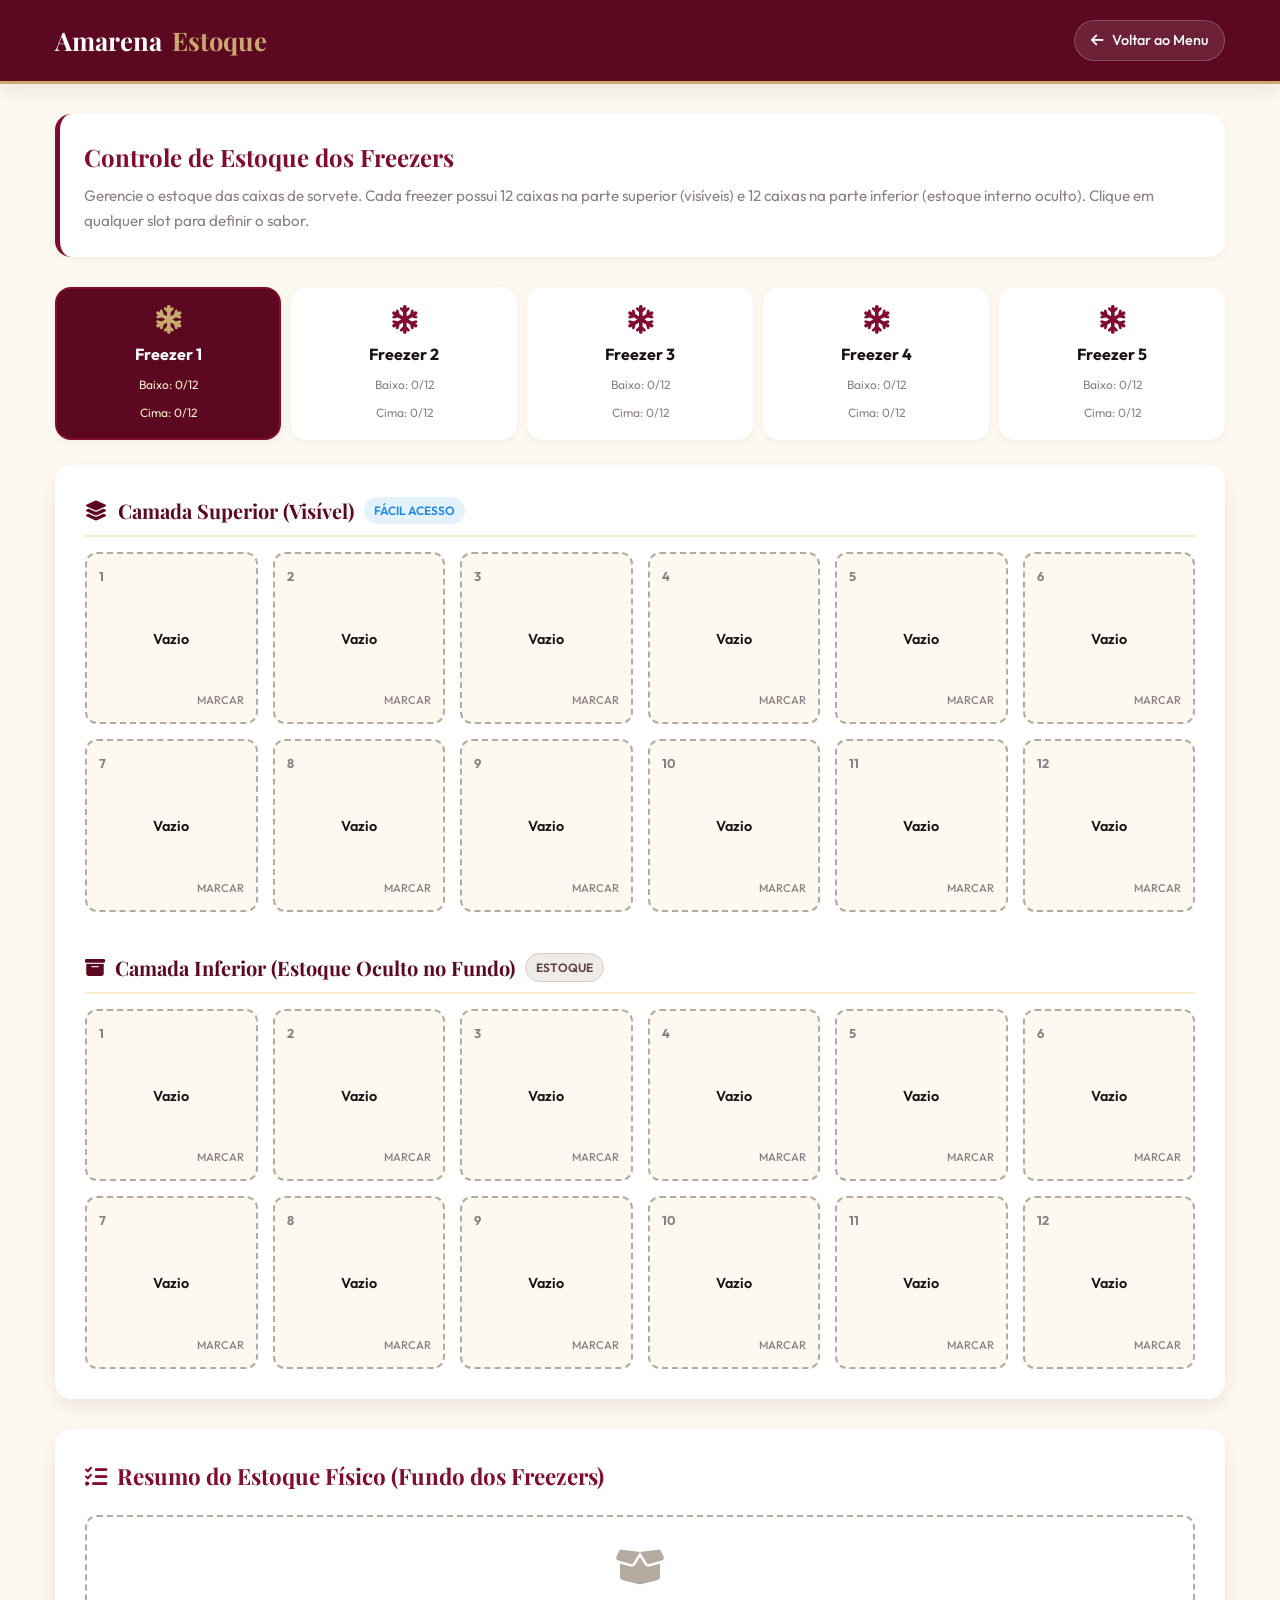
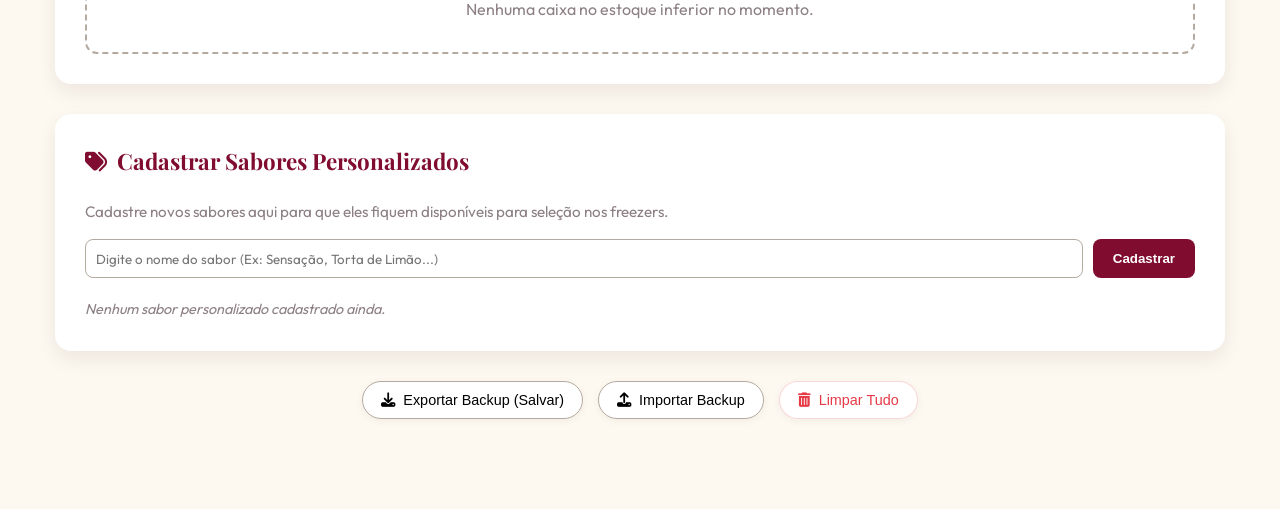
<file: estoque/index.html>
<!DOCTYPE html>
<html lang="pt-BR">
<head>
  <meta charset="UTF-8">
  <meta name="viewport" content="width=device-width, initial-scale=1.0">
  <title>Controle de Estoque dos Freezers | Amarena Sorvetes</title>
  
  <!-- Google Fonts — Premium Typography -->
  <link rel="preconnect" href="https://fonts.googleapis.com">
  <link rel="preconnect" href="https://fonts.gstatic.com" crossorigin>
  <link href="https://fonts.googleapis.com/css2?family=Outfit:wght@300;400;500;600;700;800&family=Playfair+Display:ital,wght@0,400;0,600;0,700;0,800;1,400&display=swap" rel="stylesheet">
  
  <!-- Font Awesome Icons -->
  <link rel="stylesheet" href="https://cdnjs.cloudflare.com/ajax/libs/font-awesome/6.4.0/css/all.min.css">
  
  <!-- Estilos Customizados Premium para o Estoque -->
  <style>
    :root {
      --primary: #800c2f;
      --primary-light: #a91c47;
      --primary-dark: #5c0821;
      --secondary: #d4a373;
      --secondary-light: #faedcd;
      --gold: #c9a96e;
      --dark: #1a1215;
      --dark-soft: #2d2226;
      --light: #fffdf9;
      --light-warm: #fef9f0;
      --muted: #8d8084;
      --muted-light: #b5aaa0;
      --success: #2ec4b6;
      --danger: #e63946;
      
      --font-title: 'Playfair Display', Georgia, serif;
      --font-body: 'Outfit', sans-serif;
      
      --shadow-sm: 0 2px 8px rgba(26, 18, 21, 0.05);
      --shadow-md: 0 8px 20px rgba(26, 18, 21, 0.08);
      --shadow-premium: 0 20px 40px rgba(128, 12, 47, 0.08);
      
      --transition: all 0.3s cubic-bezier(0.25, 0.8, 0.25, 1);
      --border-radius: 16px;
    }

    * {
      box-sizing: border-box;
      margin: 0;
      padding: 0;
    }

    body {
      font-family: var(--font-body);
      background-color: var(--light-warm);
      color: var(--dark);
      line-height: 1.6;
      padding-bottom: 60px;
    }

    header {
      background-color: var(--primary-dark);
      color: white;
      padding: 20px 10px;
      text-align: center;
      position: sticky;
      top: 0;
      z-index: 100;
      box-shadow: var(--shadow-md);
      border-bottom: 3px solid var(--gold);
    }

    .header-container {
      max-width: 1200px;
      margin: 0 auto;
      display: flex;
      justify-content: space-between;
      align-items: center;
      padding: 0 15px;
    }

    .logo-link {
      color: white;
      text-decoration: none;
      font-family: var(--font-title);
      font-size: 1.6rem;
      font-weight: 700;
      display: flex;
      align-items: center;
      gap: 10px;
    }

    .logo-link span {
      color: var(--gold);
    }

    .back-home-btn {
      background-color: rgba(255, 255, 255, 0.1);
      color: white;
      text-decoration: none;
      padding: 8px 16px;
      border-radius: 30px;
      font-size: 0.9rem;
      font-weight: 500;
      border: 1px solid rgba(255, 255, 255, 0.2);
      transition: var(--transition);
      display: flex;
      align-items: center;
      gap: 8px;
    }

    .back-home-btn:hover {
      background-color: var(--gold);
      color: var(--primary-dark);
      border-color: var(--gold);
    }

    .main-container {
      max-width: 1200px;
      margin: 30px auto;
      padding: 0 15px;
    }

    .intro {
      background-color: white;
      border-radius: var(--border-radius);
      padding: 24px;
      margin-bottom: 30px;
      box-shadow: var(--shadow-sm);
      border-left: 5px solid var(--primary);
    }

    .intro h2 {
      font-family: var(--font-title);
      color: var(--primary);
      margin-bottom: 8px;
    }

    .intro p {
      color: var(--muted);
      font-size: 0.95rem;
    }

    /* Tabs dos Freezers */
    .freezer-tabs {
      display: grid;
      grid-template-columns: repeat(5, 1fr);
      gap: 10px;
      margin-bottom: 25px;
    }

    .freezer-tab {
      background-color: white;
      border: 2px solid transparent;
      border-radius: var(--border-radius);
      padding: 16px 8px;
      text-align: center;
      cursor: pointer;
      box-shadow: var(--shadow-sm);
      transition: var(--transition);
      display: flex;
      flex-direction: column;
      align-items: center;
      gap: 8px;
    }

    .freezer-tab.active {
      border-color: var(--primary);
      background-color: var(--primary-dark);
      color: white;
    }

    .freezer-tab i {
      font-size: 1.8rem;
      color: var(--primary);
      transition: var(--transition);
    }

    .freezer-tab.active i {
      color: var(--gold);
    }

    .freezer-tab .title {
      font-weight: 700;
      font-size: 1rem;
    }

    .freezer-tab .stats {
      font-size: 0.75rem;
      color: var(--muted);
    }

    .freezer-tab.active .stats {
      color: var(--secondary-light);
    }

    /* Grid Layout */
    .freezer-layout {
      background-color: white;
      border-radius: var(--border-radius);
      padding: 30px;
      box-shadow: var(--shadow-md);
      margin-bottom: 30px;
    }

    .layer-section {
      margin-bottom: 35px;
    }

    .layer-section:last-child {
      margin-bottom: 0;
    }

    .layer-title {
      font-family: var(--font-title);
      font-size: 1.25rem;
      color: var(--primary-dark);
      margin-bottom: 15px;
      display: flex;
      align-items: center;
      gap: 10px;
      border-bottom: 2px solid var(--secondary-light);
      padding-bottom: 8px;
    }

    .layer-title .badge {
      font-size: 0.75rem;
      font-family: var(--font-body);
      padding: 4px 10px;
      border-radius: 20px;
      text-transform: uppercase;
      font-weight: 600;
    }

    .badge-top {
      background-color: #e3f2fd;
      color: #1e88e5;
    }

    .badge-bottom {
      background-color: #efebe9;
      color: #5d4037;
      border: 1px solid #d7ccc8;
    }

    .grid-slots {
      display: grid;
      grid-template-columns: repeat(6, 1fr);
      gap: 15px;
    }

    .slot-card {
      background-color: var(--light-warm);
      border: 2px dashed var(--muted-light);
      border-radius: 12px;
      aspect-ratio: 1 / 1;
      display: flex;
      flex-direction: column;
      justify-content: space-between;
      padding: 12px;
      cursor: pointer;
      position: relative;
      transition: var(--transition);
      user-select: none;
    }

    .slot-card:hover {
      transform: translateY(-3px);
      box-shadow: var(--shadow-sm);
      border-color: var(--primary);
    }

    .slot-card.filled {
      background-color: white;
      border-style: solid;
      border-color: var(--primary-light);
      box-shadow: var(--shadow-sm);
    }

    .slot-card.filled:hover {
      box-shadow: var(--shadow-md);
    }

    .slot-number {
      font-size: 0.8rem;
      font-weight: 700;
      color: var(--muted);
      align-self: flex-start;
    }

    .slot-card.filled .slot-number {
      color: var(--primary);
    }

    .slot-flavor {
      font-size: 0.9rem;
      font-weight: 600;
      text-align: center;
      margin: auto 0;
      word-break: break-word;
      display: -webkit-box;
      -webkit-line-clamp: 3;
      -webkit-box-orient: vertical;
      overflow: hidden;
      color: var(--dark);
    }

    .slot-card.filled.bottom-layer {
      background-color: #fff9e6;
      border-color: var(--gold);
    }

    .slot-card.filled.bottom-layer .slot-number {
      color: var(--secondary-dark);
    }

    .slot-action {
      font-size: 0.7rem;
      color: var(--muted);
      align-self: flex-end;
      text-transform: uppercase;
      font-weight: 500;
    }

    /* Modal */
    .modal {
      position: fixed;
      top: 0;
      left: 0;
      width: 100%;
      height: 100%;
      background-color: rgba(0, 0, 0, 0.5);
      display: none;
      justify-content: center;
      align-items: center;
      z-index: 1000;
      opacity: 0;
      transition: opacity 0.3s ease;
      padding: 15px;
    }

    .modal.active {
      display: flex;
      opacity: 1;
    }

    .modal-content {
      background-color: white;
      border-radius: var(--border-radius);
      width: 100%;
      max-width: 550px;
      max-height: 90vh;
      display: flex;
      flex-direction: column;
      box-shadow: var(--shadow-premium);
      transform: scale(0.9);
      transition: transform 0.3s cubic-bezier(0.25, 0.8, 0.25, 1);
      border-top: 5px solid var(--primary);
    }

    .modal.active .modal-content {
      transform: scale(1);
    }

    .modal-header {
      padding: 20px;
      border-bottom: 1px solid #eee;
      display: flex;
      justify-content: space-between;
      align-items: center;
    }

    .modal-title h3 {
      font-family: var(--font-title);
      color: var(--primary);
      font-size: 1.3rem;
    }

    .modal-title p {
      font-size: 0.85rem;
      color: var(--muted);
    }

    .close-modal-btn {
      background: none;
      border: none;
      font-size: 1.5rem;
      cursor: pointer;
      color: var(--muted);
      transition: var(--transition);
    }

    .close-modal-btn:hover {
      color: var(--danger);
    }

    .modal-body {
      padding: 20px;
      overflow-y: auto;
      display: flex;
      flex-direction: column;
      gap: 15px;
    }

    .search-box {
      position: relative;
    }

    .search-box i {
      position: absolute;
      left: 12px;
      top: 50%;
      transform: translateY(-50%);
      color: var(--muted);
    }

    .search-box input {
      width: 100%;
      padding: 12px 12px 12px 35px;
      border: 1px solid var(--muted-light);
      border-radius: 8px;
      font-family: var(--font-body);
      font-size: 0.95rem;
      outline: none;
      transition: var(--transition);
    }

    .search-box input:focus {
      border-color: var(--primary);
      box-shadow: 0 0 0 3px rgba(128, 12, 47, 0.1);
    }

    .flavor-options-list {
      display: flex;
      flex-direction: column;
      gap: 8px;
      max-height: 250px;
      overflow-y: auto;
      border: 1px solid #eee;
      border-radius: 8px;
      padding: 5px;
    }

    .flavor-option {
      padding: 10px 12px;
      border-radius: 6px;
      cursor: pointer;
      transition: var(--transition);
      font-weight: 500;
      display: flex;
      justify-content: space-between;
      align-items: center;
      background-color: var(--light-warm);
    }

    .flavor-option:hover {
      background-color: var(--secondary-light);
      color: var(--primary-dark);
    }

    .flavor-option.selected {
      background-color: var(--primary);
      color: white;
    }

    .custom-flavor-form {
      border-top: 1px solid #eee;
      padding-top: 15px;
      display: flex;
      gap: 10px;
    }

    .custom-flavor-form input {
      flex: 1;
      padding: 10px;
      border: 1px solid var(--muted-light);
      border-radius: 8px;
      outline: none;
      font-family: var(--font-body);
    }

    .custom-flavor-form button {
      background-color: var(--secondary-dark);
      color: white;
      border: none;
      padding: 10px 15px;
      border-radius: 8px;
      cursor: pointer;
      font-weight: 600;
      transition: var(--transition);
    }

    .custom-flavor-form button:hover {
      background-color: var(--secondary);
    }

    .modal-footer {
      padding: 15px 20px;
      border-top: 1px solid #eee;
      display: flex;
      justify-content: space-between;
      gap: 10px;
    }

    .btn {
      padding: 10px 20px;
      border-radius: 8px;
      font-family: var(--font-body);
      font-weight: 600;
      cursor: pointer;
      border: none;
      transition: var(--transition);
    }

    .btn-danger {
      background-color: var(--danger);
      color: white;
    }

    .btn-danger:hover {
      background-color: #c92a3a;
    }

    .btn-secondary {
      background-color: #eee;
      color: var(--dark);
    }

    .btn-secondary:hover {
      background-color: #ddd;
    }

    /* Resumo Geral de Estoque */
    .summary-section {
      background-color: white;
      border-radius: var(--border-radius);
      padding: 30px;
      box-shadow: var(--shadow-md);
      margin-bottom: 30px;
    }

    .summary-title {
      font-family: var(--font-title);
      font-size: 1.4rem;
      color: var(--primary);
      margin-bottom: 20px;
      display: flex;
      align-items: center;
      gap: 10px;
    }

    .summary-grid {
      display: grid;
      grid-template-columns: repeat(auto-fill, minmax(220px, 1fr));
      gap: 15px;
    }

    .summary-item {
      background-color: var(--light-warm);
      border-radius: 12px;
      padding: 15px;
      display: flex;
      justify-content: space-between;
      align-items: center;
      border-left: 4px solid var(--gold);
    }

    .summary-item .name {
      font-weight: 600;
      font-size: 0.95rem;
      color: var(--dark-soft);
    }

    .summary-item .count {
      background-color: var(--primary);
      color: white;
      padding: 4px 10px;
      border-radius: 12px;
      font-weight: 700;
      font-size: 0.85rem;
    }

    .custom-flavor-tag {
      background-color: var(--secondary-light);
      color: var(--primary-dark);
      padding: 6px 12px;
      border-radius: 20px;
      display: flex;
      align-items: center;
      gap: 8px;
      font-weight: 600;
      font-size: 0.85rem;
      border: 1px solid var(--secondary);
    }
    .custom-flavor-tag i {
      cursor: pointer;
      color: var(--danger);
      font-size: 0.95rem;
      transition: var(--transition);
    }
    .custom-flavor-tag i:hover {
      transform: scale(1.2);
    }

    /* Controles Extras */
    .backup-actions {
      display: flex;
      justify-content: center;
      gap: 15px;
      margin-top: 30px;
    }

    .btn-backup {
      background-color: white;
      border: 1px solid var(--muted-light);
      padding: 10px 18px;
      border-radius: 30px;
      font-size: 0.9rem;
      cursor: pointer;
      display: flex;
      align-items: center;
      gap: 8px;
      transition: var(--transition);
      box-shadow: var(--shadow-sm);
    }

    .btn-backup:hover {
      border-color: var(--primary);
      color: var(--primary);
      transform: translateY(-2px);
    }

    /* Responsividade */
    @media (max-width: 992px) {
      .grid-slots {
        grid-template-columns: repeat(4, 1fr);
      }
    }

    @media (max-width: 768px) {
      .freezer-tabs {
        grid-template-columns: repeat(3, 1fr);
        gap: 8px;
      }
      
      .grid-slots {
        grid-template-columns: repeat(3, 1fr);
        gap: 10px;
      }

      .slot-card {
        padding: 8px;
      }

      .slot-flavor {
        font-size: 0.8rem;
      }
    }

    @media (max-width: 480px) {
      .freezer-tabs {
        grid-template-columns: repeat(2, 1fr);
      }

      .grid-slots {
        grid-template-columns: repeat(2, 1fr);
      }
    }
  </style>
</head>
<body>

  <!-- Header -->
  <header>
    <div class="header-container">
      <a href="../index.html" class="logo-link">
        Amarena <span>Estoque</span>
      </a>
      <a href="../index.html" class="back-home-btn">
        <i class="fa-solid fa-arrow-left"></i> Voltar ao Menu
      </a>
    </div>
  </header>

  <!-- Container Principal -->
  <main class="main-container">
    
    <!-- Introdução -->
    <section class="intro">
      <h2>Controle de Estoque dos Freezers</h2>
      <p>Gerencie o estoque das caixas de sorvete. Cada freezer possui 12 caixas na parte superior (visíveis) e 12 caixas na parte inferior (estoque interno oculto). Clique em qualquer slot para definir o sabor.</p>
    </section>

    <!-- Abas dos Freezers -->
    <section class="freezer-tabs" id="freezer-tabs-container">
      <!-- Gerado via JS -->
    </section>

    <!-- Layout do Freezer Ativo -->
    <section class="freezer-layout">
      <!-- Camada de Cima -->
      <div class="layer-section">
        <h3 class="layer-title">
          <i class="fa-solid fa-layer-group"></i> Camada Superior (Visível)
          <span class="badge badge-top">Fácil Acesso</span>
        </h3>
        <div class="grid-slots" id="slots-top">
          <!-- 12 Slots gerados via JS -->
        </div>
      </div>

      <!-- Camada de Baixo -->
      <div class="layer-section" style="margin-top: 40px;">
        <h3 class="layer-title">
          <i class="fa-solid fa-box-archive"></i> Camada Inferior (Estoque Oculto no Fundo)
          <span class="badge badge-bottom">Estoque</span>
        </h3>
        <div class="grid-slots" id="slots-bottom">
          <!-- 12 Slots gerados via JS -->
        </div>
      </div>
    </section>

    <!-- Resumo do Estoque (Fundo) -->
    <section class="summary-section">
      <h3 class="summary-title">
        <i class="fa-solid fa-list-check"></i> Resumo do Estoque Físico (Fundo dos Freezers)
      </h3>
      <div class="summary-grid" id="summary-container">
        <!-- Gerado via JS -->
      </div>
    </section>

    <!-- Cadastro de Sabores -->
    <section class="summary-section">
      <h3 class="summary-title">
        <i class="fa-solid fa-tags"></i> Cadastrar Sabores Personalizados
      </h3>
      <p style="color: var(--muted); font-size: 0.95rem; margin-bottom: 15px;">
        Cadastre novos sabores aqui para que eles fiquem disponíveis para seleção nos freezers.
      </p>
      
      <div class="custom-flavor-form" style="border: none; padding-top: 0; margin-bottom: 20px; display: flex; gap: 10px;">
        <input type="text" id="direct-flavor-input" placeholder="Digite o nome do sabor (Ex: Sensação, Torta de Limão...)">
        <button onclick="registerNewFlavorDirectly()" style="background-color: var(--primary); color: white; border: none; padding: 12px 20px; border-radius: 8px; font-weight: 600; cursor: pointer; transition: var(--transition);">Cadastrar</button>
      </div>

      <div id="custom-flavors-manager-list" style="display: flex; flex-wrap: wrap; gap: 10px; margin-top: 15px;">
        <!-- Sabores customizados listados aqui -->
      </div>
    </section>

    <!-- Ações Extras / Backup -->
    <section class="backup-actions">
      <button class="btn-backup" onclick="exportData()">
        <i class="fa-solid fa-download"></i> Exportar Backup (Salvar)
      </button>
      <button class="btn-backup" onclick="document.getElementById('import-file').click()">
        <i class="fa-solid fa-upload"></i> Importar Backup
      </button>
      <input type="file" id="import-file" style="display: none;" onchange="importData(event)" accept=".json">
      <button class="btn-backup" style="color: var(--danger); border-color: rgba(230,57,70,0.2);" onclick="resetAllData()">
        <i class="fa-solid fa-trash-can"></i> Limpar Tudo
      </button>
    </section>

  </main>

  <!-- Modal de Seleção de Sabores -->
  <div class="modal" id="flavor-modal">
    <div class="modal-content">
      <div class="modal-header">
        <div class="modal-title">
          <h3 id="modal-title-text">Selecionar Sabor</h3>
          <p id="modal-subtitle-text">Defina o sorvete para esta posição</p>
        </div>
        <button class="close-modal-btn" onclick="closeModal()">&times;</button>
      </div>
      <div class="modal-body">
        
        <!-- Busca -->
        <div class="search-box">
          <i class="fa-solid fa-magnifying-glass"></i>
          <input type="text" id="flavor-search" placeholder="Buscar sabor (ex: Pistache...)" oninput="filterFlavors()">
        </div>

        <!-- Lista de Sabores -->
        <div class="flavor-options-list" id="modal-flavors-list">
          <!-- Inseridos via JS -->
        </div>

        <!-- Sabor Customizado -->
        <div class="custom-flavor-form">
          <input type="text" id="custom-flavor-input" placeholder="Novo Sabor personalizado...">
          <button onclick="addCustomFlavor()">Adicionar</button>
        </div>

      </div>
      <div class="modal-footer">
        <button class="btn btn-danger" onclick="clearSlot()">Remover / Vazio</button>
        <button class="btn btn-secondary" onclick="closeModal()">Cancelar</button>
      </div>
    </div>
  </div>

  <!-- Carregar os Sabores do Menu Oficial -->
  <script src="../menu-data.js"></script>
  
  <!-- Lógica da Aplicação -->
  <script>
    // Inicializar os dados na memória
    let activeFreezer = 0; // 0 a 4 (representando Freezer 1 a 5)
    let activeLayer = '';  // 'top' ou 'bottom'
    let activeSlot = -1;   // 0 a 11

    // Estrutura de dados padrão de estoque (5 freezers, cada um com 12 slots em cima e 12 embaixo)
    let storeStock = JSON.parse(localStorage.getItem('amarena_freezer_stock'));
    if (!storeStock) {
      storeStock = Array.from({ length: 5 }, () => ({
        top: Array(12).fill(null),
        bottom: Array(12).fill(null)
      }));
    }

    // Lista de Sabores Disponíveis
    let availableFlavors = [];
    if (typeof defaultMenu !== 'undefined') {
      // Filtrar apenas categorias de sorvete de massa
      availableFlavors = defaultMenu
        .filter(item => item.categoria === 'Sorvetes' || item.categoria === 'Sorvete')
        .map(item => item.nome);
    }
    
    // Obter sabores customizados já salvos ou criar array vazio
    let customFlavors = JSON.parse(localStorage.getItem('amarena_custom_flavors')) || [];

    // Juntar os sabores oficiais e personalizados
    function getAllFlavors() {
      return [...new Set([...availableFlavors, ...customFlavors])].sort();
    }

    // Inicialização da Página
    document.addEventListener('DOMContentLoaded', () => {
      renderTabs();
      renderGrid();
      renderSummary();
      renderCustomFlavorsManager();
    });

    // Renderiza as abas dos freezers
    function renderTabs() {
      const container = document.getElementById('freezer-tabs-container');
      container.innerHTML = '';
      
      for (let i = 0; i < 5; i++) {
        // Calcular quantas caixas estão ocupadas no fundo (estoque)
        const bottomOccupied = storeStock[i].bottom.filter(s => s !== null).length;
        const topOccupied = storeStock[i].top.filter(s => s !== null).length;
        
        const tab = document.createElement('div');
        tab.className = `freezer-tab ${i === activeFreezer ? 'active' : ''}`;
        tab.onclick = () => selectFreezer(i);
        
        tab.innerHTML = `
          <i class="fa-solid fa-snowflake"></i>
          <span class="title">Freezer ${i + 1}</span>
          <span class="stats">Baixo: ${bottomOccupied}/12</span>
          <span class="stats">Cima: ${topOccupied}/12</span>
        `;
        container.appendChild(tab);
      }
    }

    // Alterna o freezer ativo
    function selectFreezer(index) {
      activeFreezer = index;
      renderTabs();
      renderGrid();
    }

    // Renderiza o grid de caixas
    function renderGrid() {
      const gridTop = document.getElementById('slots-top');
      const gridBottom = document.getElementById('slots-bottom');
      
      gridTop.innerHTML = '';
      gridBottom.innerHTML = '';

      const freezerData = storeStock[activeFreezer];

      // Renderizar Camada Superior (Top)
      freezerData.top.forEach((flavor, index) => {
        const slot = document.createElement('div');
        slot.className = `slot-card ${flavor ? 'filled' : ''}`;
        slot.onclick = () => openModal('top', index);
        
        slot.innerHTML = `
          <span class="slot-number">${index + 1}</span>
          <span class="slot-flavor">${flavor || 'Vazio'}</span>
          <span class="slot-action">${flavor ? 'Alterar' : 'Marcar'}</span>
        `;
        gridTop.appendChild(slot);
      });

      // Renderizar Camada Inferior (Bottom)
      freezerData.bottom.forEach((flavor, index) => {
        const slot = document.createElement('div');
        slot.className = `slot-card bottom-layer ${flavor ? 'filled' : ''}`;
        slot.onclick = () => openModal('bottom', index);
        
        slot.innerHTML = `
          <span class="slot-number">${index + 1}</span>
          <span class="slot-flavor">${flavor || 'Vazio'}</span>
          <span class="slot-action">${flavor ? 'Alterar' : 'Marcar'}</span>
        `;
        gridBottom.appendChild(slot);
      });
    }

    // Modal de Controle
    function openModal(layer, index) {
      activeLayer = layer;
      activeSlot = index;
      
      const freezerNum = activeFreezer + 1;
      const layerName = layer === 'top' ? 'Superior (Cima)' : 'Inferior (Baixo)';
      const slotNum = index + 1;
      
      document.getElementById('modal-title-text').innerText = `Freezer ${freezerNum} • Slot ${slotNum}`;
      document.getElementById('modal-subtitle-text').innerText = `Camada ${layerName}`;
      document.getElementById('flavor-search').value = '';
      
      renderModalFlavors();
      
      const modal = document.getElementById('flavor-modal');
      modal.classList.add('active');
    }

    // Fecha o modal
    function closeModal() {
      const modal = document.getElementById('flavor-modal');
      modal.classList.remove('active');
    }

    // Renderiza a lista de sabores no modal
    function renderModalFlavors() {
      const container = document.getElementById('modal-flavors-list');
      container.innerHTML = '';
      
      const searchVal = document.getElementById('flavor-search').value.toLowerCase();
      const currentSelected = storeStock[activeFreezer][activeLayer][activeSlot];
      
      const filtered = getAllFlavors().filter(flavor => 
        flavor.toLowerCase().includes(searchVal)
      );

      if (filtered.length === 0) {
        container.innerHTML = '<div style="padding: 10px; color: var(--muted); text-align: center;">Nenhum sabor encontrado. Adicione um novo abaixo!</div>';
        return;
      }

      filtered.forEach(flavor => {
        const div = document.createElement('div');
        div.className = `flavor-option ${flavor === currentSelected ? 'selected' : ''}`;
        div.onclick = () => selectFlavor(flavor);
        div.innerHTML = `
          <span>${flavor}</span>
          ${flavor === currentSelected ? '<i class="fa-solid fa-check"></i>' : ''}
        `;
        container.appendChild(div);
      });
    }

    // Filtra sabores no modal
    function filterFlavors() {
      renderModalFlavors();
    }

    // Selecionar sabor do modal
    function selectFlavor(flavor) {
      storeStock[activeFreezer][activeLayer][activeSlot] = flavor;
      saveAndRefresh();
      closeModal();
    }

    // Limpar / Deixar o slot vazio
    function clearSlot() {
      storeStock[activeFreezer][activeLayer][activeSlot] = null;
      saveAndRefresh();
      closeModal();
    }

    // Adiciona sabor customizado
    function addCustomFlavor() {
      const input = document.getElementById('custom-flavor-input');
      const flavorName = input.value.trim();
      
      if (!flavorName) return;
      
      if (!customFlavors.includes(flavorName) && !availableFlavors.includes(flavorName)) {
        customFlavors.push(flavorName);
        localStorage.setItem('amarena_custom_flavors', JSON.stringify(customFlavors));
      }
      
      input.value = '';
      
      // Seleciona automaticamente o novo sabor adicionado
      selectFlavor(flavorName);
    }

    // Renderiza a lista de sabores personalizados cadastrados
    function renderCustomFlavorsManager() {
      const container = document.getElementById('custom-flavors-manager-list');
      if (!container) return;
      container.innerHTML = '';
      
      if (customFlavors.length === 0) {
        container.innerHTML = '<span style="color: var(--muted); font-size: 0.9rem; font-style: italic;">Nenhum sabor personalizado cadastrado ainda.</span>';
        return;
      }
      
      customFlavors.forEach(flavor => {
        const tag = document.createElement('div');
        tag.className = 'custom-flavor-tag';
        tag.innerHTML = `
          <span>${flavor}</span>
          <i class="fa-solid fa-xmark" title="Excluir Sabor" onclick="deleteCustomFlavorDirectly('${flavor.replace(/'/g, "\\'")}')"></i>
        `;
        container.appendChild(tag);
      });
    }

    // Cadastro direto de novos sabores na listagem principal
    function registerNewFlavorDirectly() {
      const input = document.getElementById('direct-flavor-input');
      const flavorName = input.value.trim();
      
      if (!flavorName) return;
      
      if (availableFlavors.includes(flavorName)) {
        alert('Este sabor já existe no menu oficial!');
        return;
      }
      
      if (customFlavors.includes(flavorName)) {
        alert('Este sabor já está cadastrado como personalizado!');
        return;
      }
      
      customFlavors.push(flavorName);
      localStorage.setItem('amarena_custom_flavors', JSON.stringify(customFlavors));
      input.value = '';
      
      renderCustomFlavorsManager();
    }

    // Exclusão direta de sabores personalizados
    function deleteCustomFlavorDirectly(flavor) {
      if (confirm(`Deseja mesmo excluir o sabor "${flavor}"? (Nota: slots que usam este sabor continuarão preenchidos, mas ele não aparecerá para novas seleções)`)) {
        customFlavors = customFlavors.filter(f => f !== flavor);
        localStorage.setItem('amarena_custom_flavors', JSON.stringify(customFlavors));
        renderCustomFlavorsManager();
      }
    }

    // Salvar no LocalStorage e recarregar componentes
    function saveAndRefresh() {
      localStorage.setItem('amarena_freezer_stock', JSON.stringify(storeStock));
      renderTabs();
      renderGrid();
      renderSummary();
    }

    // Gera o resumo consolidado do estoque (apenas camada de baixo)
    function renderSummary() {
      const container = document.getElementById('summary-container');
      container.innerHTML = '';
      
      const summary = {};
      
      // Contabilizar sabores na camada inferior (bottom) de todos os freezers
      storeStock.forEach(freezer => {
        freezer.bottom.forEach(flavor => {
          if (flavor) {
            summary[flavor] = (summary[flavor] || 0) + 1;
          }
        });
      });

      const items = Object.entries(summary).sort((a, b) => b[1] - a[1]);

      if (items.length === 0) {
        container.innerHTML = `
          <div style="grid-column: 1 / -1; text-align: center; padding: 30px; color: var(--muted); border: 2px dashed var(--muted-light); border-radius: 12px;">
            <i class="fa-solid fa-box-open" style="font-size: 2.5rem; margin-bottom: 10px; display: block; color: var(--muted-light);"></i>
            Nenhuma caixa no estoque inferior no momento.
          </div>
        `;
        return;
      }

      items.forEach(([name, count]) => {
        const item = document.createElement('div');
        item.className = 'summary-item';
        item.innerHTML = `
          <span class="name">${name}</span>
          <span class="count">${count} ${count === 1 ? 'caixa' : 'caixas'}</span>
        `;
        container.appendChild(item);
      });
    }

    // Exportar Backup JSON
    function exportData() {
      const backupData = {
        storeStock,
        customFlavors,
        exportDate: new Date().toISOString()
      };
      
      const blob = new Blob([JSON.stringify(backupData, null, 2)], { type: 'application/json' });
      const url = URL.createObjectURL(blob);
      
      const a = document.createElement('a');
      a.href = url;
      a.download = `backup_estoque_amarena_${new Date().toISOString().slice(0,10)}.json`;
      document.body.appendChild(a);
      a.click();
      document.body.removeChild(a);
      URL.revokeObjectURL(url);
    }

    // Importar Backup JSON
    function importData(event) {
      const file = event.target.files[0];
      if (!file) return;

      const reader = new FileReader();
      reader.onload = function(e) {
        try {
          const data = JSON.parse(e.target.result);
          if (data.storeStock && Array.isArray(data.storeStock)) {
            storeStock = data.storeStock;
            if (data.customFlavors && Array.isArray(data.customFlavors)) {
              customFlavors = data.customFlavors;
              localStorage.setItem('amarena_custom_flavors', JSON.stringify(customFlavors));
            }
            saveAndRefresh();
            renderCustomFlavorsManager();
            alert('Estoque importado com sucesso!');
          } else {
            alert('Formato de arquivo de backup inválido.');
          }
        } catch (err) {
          alert('Erro ao ler o arquivo de backup.');
        }
      };
      reader.readAsText(file);
    }

    // Reseta todo o estoque
    function resetAllData() {
      if (confirm('Tem certeza que deseja limpar todo o estoque de todos os freezers? Isso não afetará a lista de sabores.')) {
        storeStock = Array.from({ length: 5 }, () => ({
          top: Array(12).fill(null),
          bottom: Array(12).fill(null)
        }));
        saveAndRefresh();
      }
    }
  </script>
</body>
</html>
</file>
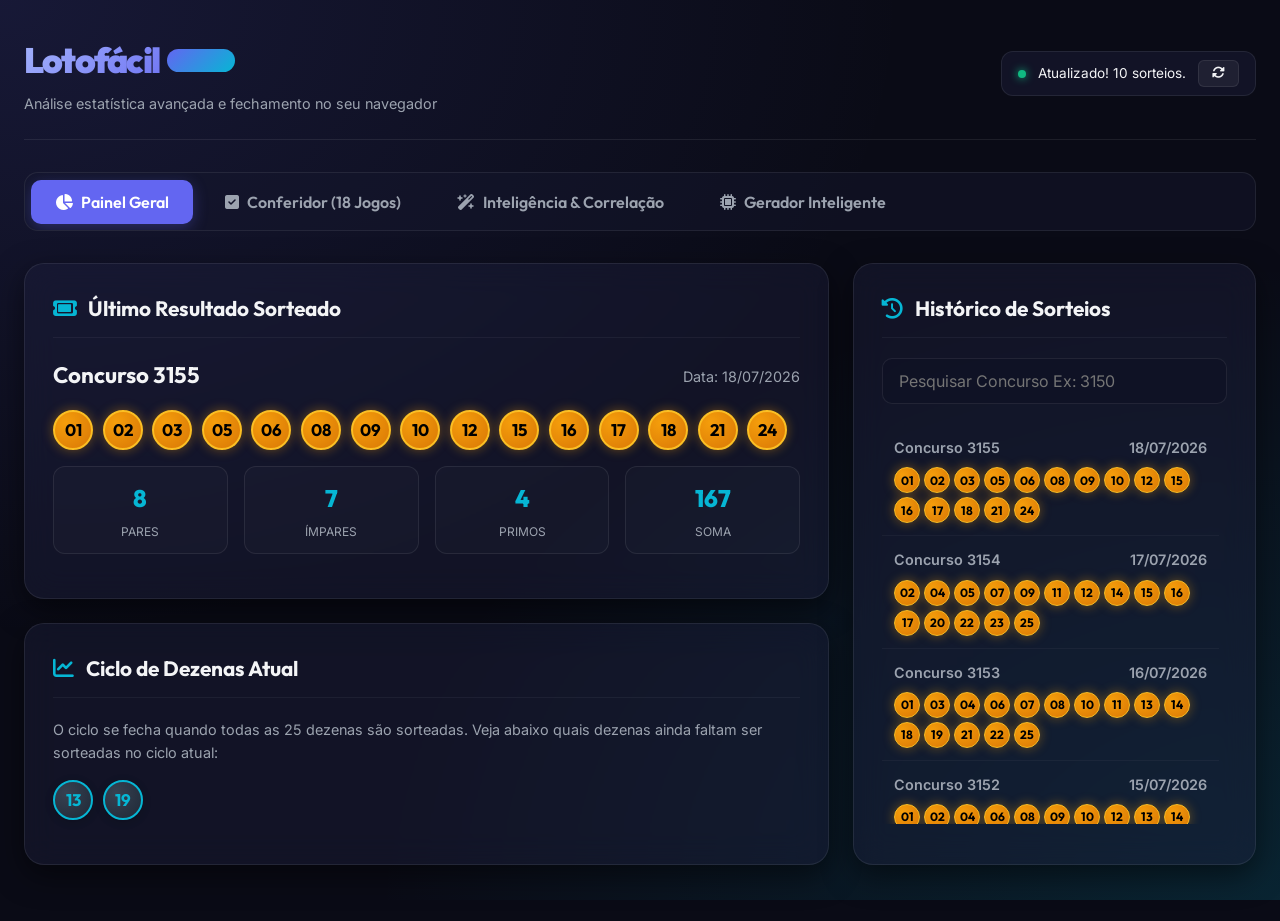
<file: lotofacil/index.html>
<!DOCTYPE html>
<html lang="pt-BR">
<head>
  <meta charset="UTF-8">
  <meta name="viewport" content="width=device-width, initial-scale=1.0">
  <title>Lotofácil Inteligente | Conferidor, Análises & Inteligência Estatística</title>
  <meta name="description" content="Conferidor profissional e gerador inteligente de jogos para a Lotofácil com inteligência estatística integrada.">
  
  <!-- Font Awesome para ícones -->
  <link rel="stylesheet" href="https://cdnjs.cloudflare.com/ajax/libs/font-awesome/6.4.0/css/all.min.css">
  
  <!-- Estilos Premium -->
  <link rel="stylesheet" href="styles.css">
</head>
<body>

  <div class="app-container">
    
    <!-- ═══════════════════════════════════════════════════════════════════
         CABECALHO DO APP
         ═══════════════════════════════════════════════════════════════════ -->
    <header>
      <div class="logo-section">
        <h1>Lotofácil <span class="logo-badge">Inteligente</span></h1>
        <p>Análise estatística avançada e fechamento no seu navegador</p>
      </div>
      <div class="sync-status">
        <span class="status-dot" id="db-status-dot"></span>
        <span id="db-status-text">Inicializando banco...</span>
        <button class="btn btn-secondary btn-sm" id="btn-sync-now" title="Sincronizar resultados agora">
          <i class="fa-solid fa-rotate"></i>
        </button>
      </div>
    </header>

    <!-- ═══════════════════════════════════════════════════════════════════
         NAVEGAÇÃO POR ABAS
         ═══════════════════════════════════════════════════════════════════ -->
    <nav class="navigation-tabs">
      <button class="tab-btn active" data-tab="tab-dashboard">
        <i class="fa-solid fa-chart-pie"></i> Painel Geral
      </button>
      <button class="tab-btn" data-tab="tab-conferidor">
        <i class="fa-solid fa-square-check"></i> Conferidor (18 Jogos)
      </button>
      <button class="tab-btn" data-tab="tab-analises">
        <i class="fa-solid fa-wand-magic-sparkles"></i> Inteligência & Correlação
      </button>
      <button class="tab-btn" data-tab="tab-gerador">
        <i class="fa-solid fa-microchip"></i> Gerador Inteligente
      </button>
    </nav>

    <!-- ═══════════════════════════════════════════════════════════════════
         ABA 1: PAINEL GERAL (DASHBOARD)
         ═══════════════════════════════════════════════════════════════════ -->
    <div id="tab-dashboard" class="tab-view active">
      <div class="results-grid">
        
        <!-- Bloco Principal do Último Sorteio -->
        <div>
          <div class="glass-card">
            <h2 class="card-title">
              <i class="fa-solid fa-ticket"></i> Último Resultado Sorteado
            </h2>
            <div class="flex-space">
              <h3 id="latest-concurso-title" style="font-family: var(--font-title); font-size: 1.4rem;">
                Concurso ----
              </h3>
              <span id="latest-concurso-date" style="color: var(--text-muted); font-size: 0.9rem;">
                Data: --/--/----
              </span>
            </div>
            
            <!-- Bolas Sorteadas -->
            <div class="dezenas-container" id="latest-dezenas-container">
              <!-- Renderizado dinamicamente -->
              <span class="text-muted">Carregando sorteio...</span>
            </div>

            <!-- Estatísticas Rápidas do Sorteio -->
            <div class="stats-grid">
              <div class="stat-box">
                <div class="stat-val" id="stat-pares">--</div>
                <div class="stat-lbl">Pares</div>
              </div>
              <div class="stat-box">
                <div class="stat-val" id="stat-impares">--</div>
                <div class="stat-lbl">Ímpares</div>
              </div>
              <div class="stat-box">
                <div class="stat-val" id="stat-primos">--</div>
                <div class="stat-lbl">Primos</div>
              </div>
              <div class="stat-box">
                <div class="stat-val" id="stat-soma">--</div>
                <div class="stat-lbl">Soma</div>
              </div>
            </div>
          </div>
          
          <div class="glass-card">
            <h2 class="card-title">
              <i class="fa-solid fa-chart-line"></i> Ciclo de Dezenas Atual
            </h2>
            <p style="font-size: 0.9rem; color: var(--text-muted); margin-bottom: 1rem;">
              O ciclo se fecha quando todas as 25 dezenas são sorteadas. Veja abaixo quais dezenas ainda faltam ser sorteadas no ciclo atual:
            </p>
            <div class="dezenas-container" id="cycle-missing-container">
              <!-- Renderizado dinamicamente -->
            </div>
          </div>
        </div>

        <!-- Histórico e Busca Lateral -->
        <div class="glass-card">
          <h2 class="card-title">
            <i class="fa-solid fa-history"></i> Histórico de Sorteios
          </h2>
          
          <!-- Filtro de Busca -->
          <div class="form-group">
            <input type="number" class="input-control" id="search-draw-input" placeholder="Pesquisar Concurso Ex: 3150">
          </div>
          
          <!-- Lista Scrolável -->
          <div class="history-scroll-box" id="history-list-container">
            <!-- Renderizado dinamicamente -->
          </div>
        </div>

      </div>
    </div>

    <!-- ═══════════════════════════════════════════════════════════════════
         ABA 2: CONFERIDOR DE APOSTAS (18 JOGOS)
         ═══════════════════════════════════════════════════════════════════ -->
    <div id="tab-conferidor" class="tab-view">
      <div class="glass-card">
        <div class="flex-space mb-3">
          <h2 class="card-title" style="margin-bottom:0; border-bottom:none; padding-bottom:0;">
            <i class="fa-solid fa-calculator"></i> Conferência de Apostas
          </h2>
          <div class="flex-space gap-2" style="align-items: center; flex-wrap: wrap;">
            <label for="conferidor-concurso-select" style="margin-bottom:0; font-size:0.85rem; white-space:nowrap;"><i class="fa-solid fa-filter"></i> Concurso:</label>
            <select class="input-control" id="conferidor-concurso-select" style="max-width: 220px; padding: 0.4rem 0.8rem; font-size: 0.85rem;">
              <!-- Carregado via JS -->
            </select>
            <button class="btn btn-secondary btn-sm" id="btn-clear-all-bets">
              <i class="fa-solid fa-trash"></i> Limpar Tudo
            </button>
          </div>
        </div>
        
        <p style="font-size: 0.9rem; color: var(--text-muted); margin-bottom: 1.5rem;">
          Cadastre suas apostas (selecione de 15 a 20 números por jogo) para comparar em tempo real com o último resultado sorteado da Lotofácil.
        </p>

        <!-- Container das 18 Apostas -->
        <div class="bets-container" id="bets-rows-wrapper">
          <!-- Renderizado dinamicamente via JS (18 linhas) -->
        </div>

      </div>
    </div>

    <!-- ═══════════════════════════════════════════════════════════════════
         ABA 3: INTELIGÊNCIA & CORRELAÇÃO
         ═══════════════════════════════════════════════════════════════════ -->
    <div id="tab-analises" class="tab-view">
      <div class="results-grid">
        
        <!-- Co-ocorrência / Afinidade de Dezenas -->
        <div class="glass-card">
          <h2 class="card-title">
            <i class="fa-solid fa-bolt"></i> Co-ocorrência & Afinidade de Dezenas
          </h2>
          <p style="font-size: 0.9rem; color: var(--text-muted); margin-bottom: 1.25rem;">
            Escolha uma dezena base para analisar a probabilidade de outras dezenas saírem simultaneamente no mesmo concurso.
          </p>

          <div class="form-group" style="display: flex; gap: 0.75rem; align-items: center;">
            <label for="cooccurrence-select" style="margin-bottom:0; white-space:nowrap;">Dezena de Origem:</label>
            <select class="input-control" id="cooccurrence-select" style="max-width: 120px;">
              <!-- 01 a 25 -->
            </select>
          </div>

          <!-- Hipóteses -->
          <h3 style="font-family: var(--font-title); font-size: 1rem; margin-top: 1.5rem; margin-bottom: 0.75rem;">
            Hipóteses de Jogo Baseadas na Dezena Escolhida
          </h3>
          <div id="hypotheses-wrapper">
            <!-- Gerado dinamicamente -->
          </div>

          <!-- Estatísticas Detalhadas de afinidade -->
          <h3 style="font-family: var(--font-title); font-size: 1rem; margin-top: 1.5rem; margin-bottom: 0.75rem;">
            Top 8 Dezenas que Mais Saem Juntas:
          </h3>
          <div class="correlated-list" id="correlated-list-wrapper">
            <!-- Gerado dinamicamente -->
          </div>
        </div>

        <!-- Concursos Similares e Variação -->
        <div class="glass-card">
          <h2 class="card-title">
            <i class="fa-solid fa-code-compare"></i> Concursos Mais Similares ao Último
          </h2>
          <p style="font-size: 0.9rem; color: var(--text-muted); margin-bottom: 1.25rem;">
            Jogos históricos que compartilham 12 ou mais dezenas com o último concurso. Analise as dezenas que restaram para simular tendências de sorteio.
          </p>

          <div class="history-scroll-box" id="similar-draws-wrapper">
            <!-- Renderizado dinamicamente -->
          </div>
        </div>

      </div>
    </div>

    <!-- ═══════════════════════════════════════════════════════════════════
         ABA 4: GERADOR INTELIGENTE
         ═══════════════════════════════════════════════════════════════════ -->
    <div id="tab-gerador" class="tab-view">
      <div class="results-grid">
        
        <!-- Configuração de Filtros -->
        <div class="glass-card">
          <h2 class="card-title">
            <i class="fa-solid fa-sliders"></i> Ajustar Filtros Estatísticos
          </h2>
          <p style="font-size: 0.85rem; color: var(--text-muted); margin-bottom: 1rem;">
            Defina faixas com base na distribuição estatística de maior probabilidade histórica da Lotofácil.
          </p>

          <div class="form-group">
            <label>Ímpares por Jogo (Faixa Ideal: 7 a 9)</label>
            <div style="display:flex; gap:0.5rem; align-items:center;">
              <input type="number" class="input-control" id="filter-min-impares" value="7" style="text-align:center;">
              <span>a</span>
              <input type="number" class="input-control" id="filter-max-impares" value="9" style="text-align:center;">
            </div>
          </div>

          <div class="form-group">
            <label>Primos por Jogo (Faixa Ideal: 5 a 6)</label>
            <div style="display:flex; gap:0.5rem; align-items:center;">
              <input type="number" class="input-control" id="filter-min-primos" value="5" style="text-align:center;">
              <span>a</span>
              <input type="number" class="input-control" id="filter-max-primos" value="6" style="text-align:center;">
            </div>
          </div>

          <div class="form-group">
            <label>Soma das Dezenas (Faixa Ideal: 180 a 220)</label>
            <div style="display:flex; gap:0.5rem; align-items:center;">
              <input type="number" class="input-control" id="filter-min-soma" value="180" style="text-align:center;">
              <span>a</span>
              <input type="number" class="input-control" id="filter-max-soma" value="220" style="text-align:center;">
            </div>
          </div>

          <div class="form-group">
            <label>Repetidos do Concurso Anterior (Faixa Ideal: 8 a 10)</label>
            <div style="display:flex; gap:0.5rem; align-items:center;">
              <input type="number" class="input-control" id="filter-min-repetidos" value="8" style="text-align:center;">
              <span>a</span>
              <input type="number" class="input-control" id="filter-max-repetidos" value="10" style="text-align:center;">
            </div>
          </div>

          <div class="form-group" style="display:flex; align-items:center; gap:0.5rem; margin-top:1.5rem;">
            <input type="checkbox" id="filter-block-past" checked style="width:18px; height:18px; cursor:pointer;">
            <label for="filter-block-past" style="margin-bottom:0; cursor:pointer;">Bloquear sequências já sorteadas na história</label>
          </div>

          <div class="form-group" style="display:flex; align-items:center; gap:0.5rem; margin-top:0.5rem;">
            <input type="checkbox" id="filter-block-last10" checked style="width:18px; height:18px; cursor:pointer;">
            <label for="filter-block-last10" style="margin-bottom:0; cursor:pointer;">Bloquear jogos com >13 acertos nos 10 últimos concursos</label>
          </div>

          <button class="btn" id="btn-generate-game" style="width:100%; justify-content:center; margin-top:1.5rem;">
            <i class="fa-solid fa-cogs"></i> Gerar Jogo Assertivo
          </button>
        </div>

        <!-- Jogo Gerado e Retrospectiva -->
        <div>
          <div class="glass-card" id="generated-game-card" style="display:none;">
            <h2 class="card-title">
              <i class="fa-solid fa-check-double"></i> Sugestão de Jogo Gerada
            </h2>
            <div class="dezenas-container" id="generated-game-balls">
              <!-- Renderizado via JS -->
            </div>
            
            <div class="stats-grid">
              <div class="stat-box">
                <div class="stat-val" id="gen-stat-impares">--</div>
                <div class="stat-lbl">Ímpares</div>
              </div>
              <div class="stat-box">
                <div class="stat-val" id="gen-stat-primos">--</div>
                <div class="stat-lbl">Primos</div>
              </div>
              <div class="stat-box">
                <div class="stat-val" id="gen-stat-soma">--</div>
                <div class="stat-lbl">Soma</div>
              </div>
              <div class="stat-box">
                <div class="stat-val" id="gen-stat-repetidos">--</div>
                <div class="stat-lbl">Repetidos</div>
              </div>
            </div>

            <!-- Botão para enviar esse jogo para uma das apostas -->
            <div style="margin-top: 1.5rem; display:flex; gap:0.5rem;">
              <select class="input-control" id="select-bet-target" style="flex: 1;">
                <!-- Populado dinamicamente via JS -->
              </select>
              <button class="btn" id="btn-send-to-bet">Enviar</button>
            </div>
          </div>

          <div class="glass-card" id="retrospective-analysis-card" style="display:none;">
            <h2 class="card-title">
              <i class="fa-solid fa-history"></i> Desempenho Histórico Deste Jogo
            </h2>
            <p style="font-size:0.9rem; color:var(--text-muted); margin-bottom:1rem;">
              Veja quantas vezes essa exata combinação gerou premiações no histórico de sorteios da Lotofácil:
            </p>
            <div class="stats-grid">
              <div class="stat-box">
                <div class="stat-val" id="retro-11">0</div>
                <div class="stat-lbl">11 acertos</div>
              </div>
              <div class="stat-box">
                <div class="stat-val" id="retro-12">0</div>
                <div class="stat-lbl">12 acertos</div>
              </div>
              <div class="stat-box">
                <div class="stat-val" id="retro-13">0</div>
                <div class="stat-lbl">13 acertos</div>
              </div>
              <div class="stat-box">
                <div class="stat-val" id="retro-14">0</div>
                <div class="stat-lbl">14 acertos</div>
              </div>
              <div class="stat-box">
                <div class="stat-val" id="retro-15">0</div>
                <div class="stat-lbl">15 acertos</div>
              </div>
            </div>

            <div id="retro-history-list" style="margin-top:1.5rem; max-height:180px; overflow-y:auto; font-size:0.85rem;">
              <!-- Detalhes de datas das premiações -->
            </div>
          </div>
        </div>

      </div>
    </div>

  </div>

  <!-- ═══════════════════════════════════════════════════════════════════
       MODAL: REGISTRADOR / EDITOR DE JOGO
       ═══════════════════════════════════════════════════════════════════ -->
  <div id="modal-register-bet" style="display:none; position:fixed; top:0; left:0; width:100%; height:100%; background:rgba(0,0,0,0.8); backdrop-filter:blur(8px); justify-content:center; align-items:center; z-index:9999; padding:1rem;">
    <div class="glass-card" style="max-width:400px; width:100%; margin-bottom:0;">
      <h2 class="card-title">
        <i class="fa-solid fa-pen"></i> Selecionar Dezenas
      </h2>
      <p style="font-size:0.85rem; color:var(--text-muted); margin-bottom:1rem;">
        Selecione de **15 a 20 dezenas**. Dezenas marcadas em roxo serão salvas no jogo.
      </p>

      <div style="display:flex; justify-content:center; margin-bottom:1.25rem;">
        <!-- Grid de 01 a 25 -->
        <div class="dezena-select-grid" id="modal-grid-dezenas">
          <!-- Gerado dinamicamente -->
        </div>
      </div>

      <div class="flex-space mb-3" style="font-size:0.9rem;">
        <span>Marcadas: <strong id="modal-selected-count" style="color:var(--accent-secondary);">0</strong> / 20</span>
        <button class="btn btn-secondary btn-sm" id="modal-btn-clear">Limpar</button>
      </div>

      <div style="display:grid; grid-template-columns: 1fr 1fr; gap:0.5rem; margin-top:1.5rem;">
        <button class="btn btn-secondary" id="modal-btn-cancel">Cancelar</button>
        <button class="btn" id="modal-btn-save">Salvar Jogo</button>
      </div>
    </div>
  </div>

  <!-- ═══════════════════════════════════════════════════════════════════
       MODAL: CONFERÊNCIA HISTÓRICA COMPLETA
       ═══════════════════════════════════════════════════════════════════ -->
  <div id="modal-retro-check" style="display:none; position:fixed; top:0; left:0; width:100%; height:100%; background:rgba(0,0,0,0.8); backdrop-filter:blur(8px); justify-content:center; align-items:center; z-index:9999; padding:1rem;">
    <div class="glass-card" style="max-width:500px; width:100%; margin-bottom:0;">
      <h2 class="card-title">
        <i class="fa-solid fa-shield-halved"></i> Checagem Antiduplicidade
      </h2>
      
      <!-- Status de Segurança (Verde se seguro, Vermelho se já sorteado) -->
      <div id="retro-status-block" style="padding:1rem; border-radius:10px; margin-bottom:1.25rem; text-align:center; font-family:var(--font-title); font-weight:700;">
        <!-- Injetado dinamicamente -->
      </div>

      <h3 style="font-family:var(--font-title); font-size:1rem; margin-bottom:0.75rem;">Total de Premiações no Histórico:</h3>
      <div class="stats-grid" style="margin-bottom:1.5rem;">
        <div class="stat-box">
          <div class="stat-val" id="modal-retro-11">0</div>
          <div class="stat-lbl">11 pts</div>
        </div>
        <div class="stat-box">
          <div class="stat-val" id="modal-retro-12">0</div>
          <div class="stat-lbl">12 pts</div>
        </div>
        <div class="stat-box">
          <div class="stat-val" id="modal-retro-13">0</div>
          <div class="stat-lbl">13 pts</div>
        </div>
        <div class="stat-box">
          <div class="stat-val" id="modal-retro-14">0</div>
          <div class="stat-lbl">14 pts</div>
        </div>
        <div class="stat-box">
          <div class="stat-val" id="modal-retro-15">0</div>
          <div class="stat-lbl">15 pts</div>
        </div>
      </div>

      <h3 style="font-family:var(--font-title); font-size:1rem; margin-bottom:0.5rem;">Concursos com Acertos Altos (13+ pontos):</h3>
      <div id="modal-retro-details-list" style="max-height:130px; overflow-y:auto; font-size:0.85rem; padding-right:0.5rem; margin-bottom:1rem;">
        <!-- Injetado dinamicamente -->
      </div>

      <!-- Regra dos 10 Últimos Sorteios (Máximo 13 acertos) -->
      <h3 style="font-family:var(--font-title); font-size:1rem; margin-bottom:0.5rem;"><i class="fa-solid fa-clock-rotate-left"></i> Afinidade com os 10 Últimos Sorteios:</h3>
      <div id="modal-retro-last10-list" style="font-size:0.85rem; background:rgba(255, 255, 255, 0.02); border:1px solid var(--border-color); padding:0.75rem; border-radius:10px; margin-bottom:1.5rem; max-height:120px; overflow-y:auto;">
        <!-- Injetado dinamicamente -->
      </div>

      <button class="btn btn-secondary" id="modal-retro-btn-close" style="width:100%; justify-content:center;">Fechar Checagem</button>
    </div>
  </div>

  <!-- Importação dos Scripts -->
  <script src="database.js"></script>
  <script src="app.js"></script>
</body>
</html>
</file>
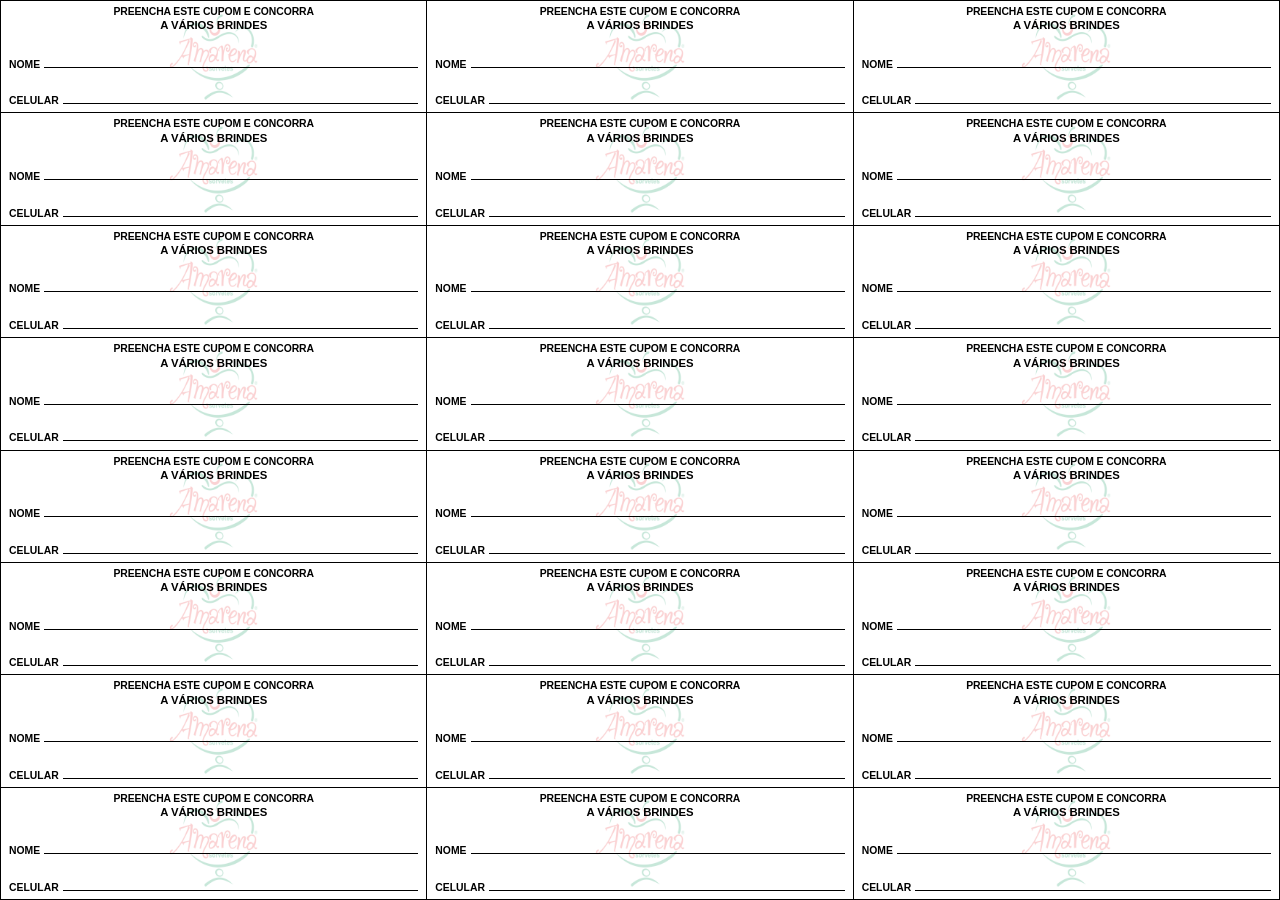
<file: cupons_sorteio_cesta.html>
<!DOCTYPE html>
<html lang="pt-BR">
<head>
  <meta charset="UTF-8">
  <title>Cupons para Sorteio - Cesta de Produtos - Amarena Sorvetes</title>
  <style>
    @page {
      size: A4 portrait;
      margin: 8mm 6mm;
    }

    * {
      box-sizing: border-box;
      margin: 0;
      padding: 0;
      -webkit-print-color-adjust: exact;
      print-color-adjust: exact;
    }

    html, body {
      width: 100%;
      height: 100%;
      font-family: Arial, Helvetica, sans-serif;
      background-color: #fff;
      color: #000;
    }

    .coupon-table {
      width: 100%;
      height: 100%;
      border-collapse: collapse;
      table-layout: fixed;
    }

    .coupon-table td {
      border: 1px solid #000;
      width: 33.333%;
      height: 12.5%; /* 100% / 8 linhas */
      padding: 5px 8px 6px 8px;
      vertical-align: top;
      position: relative;
      overflow: hidden;
      background: #fff;
    }

    /* Marca d'água do logotipo de fundo */
    .bg-logo {
      position: absolute;
      top: 50%;
      left: 50%;
      transform: translate(-50%, -50%);
      height: 84%;
      max-width: 88%;
      object-fit: contain;
      opacity: 0.22;
      z-index: 1;
      pointer-events: none;
    }

    .coupon-content {
      height: 100%;
      display: flex;
      flex-direction: column;
      justify-content: space-between;
      position: relative;
      z-index: 2; /* Fica por cima da logo para leitura e escrita perfeitas */
    }

    .coupon-header {
      text-align: center;
      line-height: 1.2;
      text-transform: uppercase;
    }

    .header-line1 {
      font-size: 7.8pt;
      font-weight: 700;
      letter-spacing: -0.1px;
    }

    .header-line2 {
      font-size: 8.5pt;
      font-weight: 900;
      margin-top: 1px;
      letter-spacing: -0.1px;
    }

    .field-row {
      display: flex;
      align-items: flex-end;
      width: 100%;
      margin-top: 2px;
    }

    .field-label {
      font-size: 7.8pt;
      font-weight: 700;
      text-transform: uppercase;
      white-space: nowrap;
      margin-right: 4px;
    }

    .field-line {
      flex: 1;
      border-bottom: 1.2px solid #000;
      height: 1px;
      margin-bottom: 2px;
    }
  </style>
</head>
<body>

  <table class="coupon-table">
    <tbody>
      <!-- 8 linhas x 3 colunas = 24 cupons -->
      <!-- Linha 1 -->
      <tr>
        <td>
          <img src="assets/logo.png" class="bg-logo" alt="Logo">
          <div class="coupon-content">
            <div class="coupon-header">
              <div class="header-line1">PREENCHA ESTE CUPOM E CONCORRA</div>
              <div class="header-line2">A VÁRIOS BRINDES</div>
            </div>
            <div class="field-row">
              <span class="field-label">NOME</span>
              <div class="field-line"></div>
            </div>
            <div class="field-row">
              <span class="field-label">CELULAR</span>
              <div class="field-line"></div>
            </div>
          </div>
        </td>
        <td>
          <img src="assets/logo.png" class="bg-logo" alt="Logo">
          <div class="coupon-content">
            <div class="coupon-header">
              <div class="header-line1">PREENCHA ESTE CUPOM E CONCORRA</div>
              <div class="header-line2">A VÁRIOS BRINDES</div>
            </div>
            <div class="field-row">
              <span class="field-label">NOME</span>
              <div class="field-line"></div>
            </div>
            <div class="field-row">
              <span class="field-label">CELULAR</span>
              <div class="field-line"></div>
            </div>
          </div>
        </td>
        <td>
          <img src="assets/logo.png" class="bg-logo" alt="Logo">
          <div class="coupon-content">
            <div class="coupon-header">
              <div class="header-line1">PREENCHA ESTE CUPOM E CONCORRA</div>
              <div class="header-line2">A VÁRIOS BRINDES</div>
            </div>
            <div class="field-row">
              <span class="field-label">NOME</span>
              <div class="field-line"></div>
            </div>
            <div class="field-row">
              <span class="field-label">CELULAR</span>
              <div class="field-line"></div>
            </div>
          </div>
        </td>
      </tr>

      <!-- Linha 2 -->
      <tr>
        <td>
          <img src="assets/logo.png" class="bg-logo" alt="Logo">
          <div class="coupon-content">
            <div class="coupon-header">
              <div class="header-line1">PREENCHA ESTE CUPOM E CONCORRA</div>
              <div class="header-line2">A VÁRIOS BRINDES</div>
            </div>
            <div class="field-row">
              <span class="field-label">NOME</span>
              <div class="field-line"></div>
            </div>
            <div class="field-row">
              <span class="field-label">CELULAR</span>
              <div class="field-line"></div>
            </div>
          </div>
        </td>
        <td>
          <img src="assets/logo.png" class="bg-logo" alt="Logo">
          <div class="coupon-content">
            <div class="coupon-header">
              <div class="header-line1">PREENCHA ESTE CUPOM E CONCORRA</div>
              <div class="header-line2">A VÁRIOS BRINDES</div>
            </div>
            <div class="field-row">
              <span class="field-label">NOME</span>
              <div class="field-line"></div>
            </div>
            <div class="field-row">
              <span class="field-label">CELULAR</span>
              <div class="field-line"></div>
            </div>
          </div>
        </td>
        <td>
          <img src="assets/logo.png" class="bg-logo" alt="Logo">
          <div class="coupon-content">
            <div class="coupon-header">
              <div class="header-line1">PREENCHA ESTE CUPOM E CONCORRA</div>
              <div class="header-line2">A VÁRIOS BRINDES</div>
            </div>
            <div class="field-row">
              <span class="field-label">NOME</span>
              <div class="field-line"></div>
            </div>
            <div class="field-row">
              <span class="field-label">CELULAR</span>
              <div class="field-line"></div>
            </div>
          </div>
        </td>
      </tr>

      <!-- Linha 3 -->
      <tr>
        <td>
          <img src="assets/logo.png" class="bg-logo" alt="Logo">
          <div class="coupon-content">
            <div class="coupon-header">
              <div class="header-line1">PREENCHA ESTE CUPOM E CONCORRA</div>
              <div class="header-line2">A VÁRIOS BRINDES</div>
            </div>
            <div class="field-row">
              <span class="field-label">NOME</span>
              <div class="field-line"></div>
            </div>
            <div class="field-row">
              <span class="field-label">CELULAR</span>
              <div class="field-line"></div>
            </div>
          </div>
        </td>
        <td>
          <img src="assets/logo.png" class="bg-logo" alt="Logo">
          <div class="coupon-content">
            <div class="coupon-header">
              <div class="header-line1">PREENCHA ESTE CUPOM E CONCORRA</div>
              <div class="header-line2">A VÁRIOS BRINDES</div>
            </div>
            <div class="field-row">
              <span class="field-label">NOME</span>
              <div class="field-line"></div>
            </div>
            <div class="field-row">
              <span class="field-label">CELULAR</span>
              <div class="field-line"></div>
            </div>
          </div>
        </td>
        <td>
          <img src="assets/logo.png" class="bg-logo" alt="Logo">
          <div class="coupon-content">
            <div class="coupon-header">
              <div class="header-line1">PREENCHA ESTE CUPOM E CONCORRA</div>
              <div class="header-line2">A VÁRIOS BRINDES</div>
            </div>
            <div class="field-row">
              <span class="field-label">NOME</span>
              <div class="field-line"></div>
            </div>
            <div class="field-row">
              <span class="field-label">CELULAR</span>
              <div class="field-line"></div>
            </div>
          </div>
        </td>
      </tr>

      <!-- Linha 4 -->
      <tr>
        <td>
          <img src="assets/logo.png" class="bg-logo" alt="Logo">
          <div class="coupon-content">
            <div class="coupon-header">
              <div class="header-line1">PREENCHA ESTE CUPOM E CONCORRA</div>
              <div class="header-line2">A VÁRIOS BRINDES</div>
            </div>
            <div class="field-row">
              <span class="field-label">NOME</span>
              <div class="field-line"></div>
            </div>
            <div class="field-row">
              <span class="field-label">CELULAR</span>
              <div class="field-line"></div>
            </div>
          </div>
        </td>
        <td>
          <img src="assets/logo.png" class="bg-logo" alt="Logo">
          <div class="coupon-content">
            <div class="coupon-header">
              <div class="header-line1">PREENCHA ESTE CUPOM E CONCORRA</div>
              <div class="header-line2">A VÁRIOS BRINDES</div>
            </div>
            <div class="field-row">
              <span class="field-label">NOME</span>
              <div class="field-line"></div>
            </div>
            <div class="field-row">
              <span class="field-label">CELULAR</span>
              <div class="field-line"></div>
            </div>
          </div>
        </td>
        <td>
          <img src="assets/logo.png" class="bg-logo" alt="Logo">
          <div class="coupon-content">
            <div class="coupon-header">
              <div class="header-line1">PREENCHA ESTE CUPOM E CONCORRA</div>
              <div class="header-line2">A VÁRIOS BRINDES</div>
            </div>
            <div class="field-row">
              <span class="field-label">NOME</span>
              <div class="field-line"></div>
            </div>
            <div class="field-row">
              <span class="field-label">CELULAR</span>
              <div class="field-line"></div>
            </div>
          </div>
        </td>
      </tr>

      <!-- Linha 5 -->
      <tr>
        <td>
          <img src="assets/logo.png" class="bg-logo" alt="Logo">
          <div class="coupon-content">
            <div class="coupon-header">
              <div class="header-line1">PREENCHA ESTE CUPOM E CONCORRA</div>
              <div class="header-line2">A VÁRIOS BRINDES</div>
            </div>
            <div class="field-row">
              <span class="field-label">NOME</span>
              <div class="field-line"></div>
            </div>
            <div class="field-row">
              <span class="field-label">CELULAR</span>
              <div class="field-line"></div>
            </div>
          </div>
        </td>
        <td>
          <img src="assets/logo.png" class="bg-logo" alt="Logo">
          <div class="coupon-content">
            <div class="coupon-header">
              <div class="header-line1">PREENCHA ESTE CUPOM E CONCORRA</div>
              <div class="header-line2">A VÁRIOS BRINDES</div>
            </div>
            <div class="field-row">
              <span class="field-label">NOME</span>
              <div class="field-line"></div>
            </div>
            <div class="field-row">
              <span class="field-label">CELULAR</span>
              <div class="field-line"></div>
            </div>
          </div>
        </td>
        <td>
          <img src="assets/logo.png" class="bg-logo" alt="Logo">
          <div class="coupon-content">
            <div class="coupon-header">
              <div class="header-line1">PREENCHA ESTE CUPOM E CONCORRA</div>
              <div class="header-line2">A VÁRIOS BRINDES</div>
            </div>
            <div class="field-row">
              <span class="field-label">NOME</span>
              <div class="field-line"></div>
            </div>
            <div class="field-row">
              <span class="field-label">CELULAR</span>
              <div class="field-line"></div>
            </div>
          </div>
        </td>
      </tr>

      <!-- Linha 6 -->
      <tr>
        <td>
          <img src="assets/logo.png" class="bg-logo" alt="Logo">
          <div class="coupon-content">
            <div class="coupon-header">
              <div class="header-line1">PREENCHA ESTE CUPOM E CONCORRA</div>
              <div class="header-line2">A VÁRIOS BRINDES</div>
            </div>
            <div class="field-row">
              <span class="field-label">NOME</span>
              <div class="field-line"></div>
            </div>
            <div class="field-row">
              <span class="field-label">CELULAR</span>
              <div class="field-line"></div>
            </div>
          </div>
        </td>
        <td>
          <img src="assets/logo.png" class="bg-logo" alt="Logo">
          <div class="coupon-content">
            <div class="coupon-header">
              <div class="header-line1">PREENCHA ESTE CUPOM E CONCORRA</div>
              <div class="header-line2">A VÁRIOS BRINDES</div>
            </div>
            <div class="field-row">
              <span class="field-label">NOME</span>
              <div class="field-line"></div>
            </div>
            <div class="field-row">
              <span class="field-label">CELULAR</span>
              <div class="field-line"></div>
            </div>
          </div>
        </td>
        <td>
          <img src="assets/logo.png" class="bg-logo" alt="Logo">
          <div class="coupon-content">
            <div class="coupon-header">
              <div class="header-line1">PREENCHA ESTE CUPOM E CONCORRA</div>
              <div class="header-line2">A VÁRIOS BRINDES</div>
            </div>
            <div class="field-row">
              <span class="field-label">NOME</span>
              <div class="field-line"></div>
            </div>
            <div class="field-row">
              <span class="field-label">CELULAR</span>
              <div class="field-line"></div>
            </div>
          </div>
        </td>
      </tr>

      <!-- Linha 7 -->
      <tr>
        <td>
          <img src="assets/logo.png" class="bg-logo" alt="Logo">
          <div class="coupon-content">
            <div class="coupon-header">
              <div class="header-line1">PREENCHA ESTE CUPOM E CONCORRA</div>
              <div class="header-line2">A VÁRIOS BRINDES</div>
            </div>
            <div class="field-row">
              <span class="field-label">NOME</span>
              <div class="field-line"></div>
            </div>
            <div class="field-row">
              <span class="field-label">CELULAR</span>
              <div class="field-line"></div>
            </div>
          </div>
        </td>
        <td>
          <img src="assets/logo.png" class="bg-logo" alt="Logo">
          <div class="coupon-content">
            <div class="coupon-header">
              <div class="header-line1">PREENCHA ESTE CUPOM E CONCORRA</div>
              <div class="header-line2">A VÁRIOS BRINDES</div>
            </div>
            <div class="field-row">
              <span class="field-label">NOME</span>
              <div class="field-line"></div>
            </div>
            <div class="field-row">
              <span class="field-label">CELULAR</span>
              <div class="field-line"></div>
            </div>
          </div>
        </td>
        <td>
          <img src="assets/logo.png" class="bg-logo" alt="Logo">
          <div class="coupon-content">
            <div class="coupon-header">
              <div class="header-line1">PREENCHA ESTE CUPOM E CONCORRA</div>
              <div class="header-line2">A VÁRIOS BRINDES</div>
            </div>
            <div class="field-row">
              <span class="field-label">NOME</span>
              <div class="field-line"></div>
            </div>
            <div class="field-row">
              <span class="field-label">CELULAR</span>
              <div class="field-line"></div>
            </div>
          </div>
        </td>
      </tr>

      <!-- Linha 8 -->
      <tr>
        <td>
          <img src="assets/logo.png" class="bg-logo" alt="Logo">
          <div class="coupon-content">
            <div class="coupon-header">
              <div class="header-line1">PREENCHA ESTE CUPOM E CONCORRA</div>
              <div class="header-line2">A VÁRIOS BRINDES</div>
            </div>
            <div class="field-row">
              <span class="field-label">NOME</span>
              <div class="field-line"></div>
            </div>
            <div class="field-row">
              <span class="field-label">CELULAR</span>
              <div class="field-line"></div>
            </div>
          </div>
        </td>
        <td>
          <img src="assets/logo.png" class="bg-logo" alt="Logo">
          <div class="coupon-content">
            <div class="coupon-header">
              <div class="header-line1">PREENCHA ESTE CUPOM E CONCORRA</div>
              <div class="header-line2">A VÁRIOS BRINDES</div>
            </div>
            <div class="field-row">
              <span class="field-label">NOME</span>
              <div class="field-line"></div>
            </div>
            <div class="field-row">
              <span class="field-label">CELULAR</span>
              <div class="field-line"></div>
            </div>
          </div>
        </td>
        <td>
          <img src="assets/logo.png" class="bg-logo" alt="Logo">
          <div class="coupon-content">
            <div class="coupon-header">
              <div class="header-line1">PREENCHA ESTE CUPOM E CONCORRA</div>
              <div class="header-line2">A VÁRIOS BRINDES</div>
            </div>
            <div class="field-row">
              <span class="field-label">NOME</span>
              <div class="field-line"></div>
            </div>
            <div class="field-row">
              <span class="field-label">CELULAR</span>
              <div class="field-line"></div>
            </div>
          </div>
        </td>
      </tr>
    </tbody>
  </table>

</body>
</html>
</file>
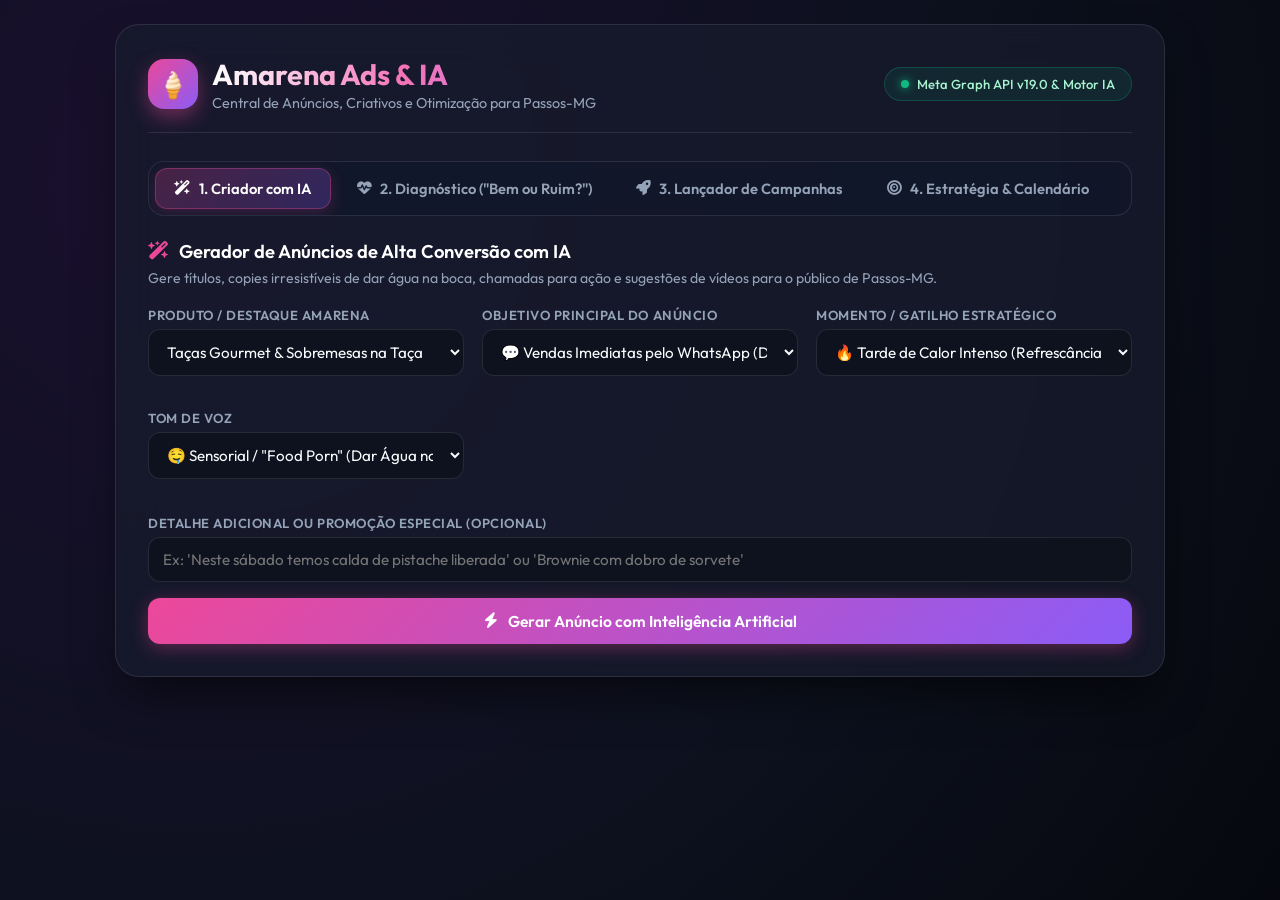
<file: gerenciador_meta_local.html>
<!DOCTYPE html>
<html lang="pt-BR">
<head>
    <meta charset="UTF-8">
    <meta name="viewport" content="width=device-width, initial-scale=1.0">
    <title>Amarena Ads & IA — Painel Estratégico de Anúncios</title>
    <link href="https://fonts.googleapis.com/css2?family=Outfit:wght@300;400;500;600;700;800&family=Playfair+Display:ital,wght@0,600;0,700;1,600&display=swap" rel="stylesheet">
    <link rel="stylesheet" href="https://cdnjs.cloudflare.com/ajax/libs/font-awesome/6.4.0/css/all.min.css">
    <style>
        :root {
            --bg-gradient: radial-gradient(circle at 15% 20%, #1a102f 0%, #0d111e 60%, #06080e 100%);
            --panel-bg: rgba(23, 27, 44, 0.75);
            --card-bg: rgba(30, 36, 60, 0.6);
            --card-inner: rgba(18, 22, 38, 0.7);
            --border-color: rgba(255, 255, 255, 0.1);
            --border-highlight: rgba(236, 72, 153, 0.35);
            --amarena-primary: #ec4899; /* Rosa Amarena */
            --amarena-secondary: #8b5cf6; /* Roxo */
            --accent-cyan: #06b6d4;
            --text-primary: #f8fafc;
            --text-secondary: #94a3b8;
            --text-muted: #64748b;
            --success: #10b981;
            --warning: #f59e0b;
            --error: #ef4444;
        }

        * {
            box-sizing: border-box;
            margin: 0;
            padding: 0;
            font-family: 'Outfit', sans-serif;
        }

        body {
            background: var(--bg-gradient);
            color: var(--text-primary);
            min-height: 100vh;
            padding: 24px 16px;
            display: flex;
            flex-direction: column;
            align-items: center;
        }

        .container {
            width: 100%;
            max-width: 1050px;
            background: var(--panel-bg);
            backdrop-filter: blur(20px);
            -webkit-backdrop-filter: blur(20px);
            border: 1px solid var(--border-color);
            border-radius: 24px;
            padding: 32px;
            box-shadow: 0 25px 50px -12px rgba(0, 0, 0, 0.6);
        }

        /* HEADER */
        header {
            display: flex;
            align-items: center;
            justify-content: space-between;
            margin-bottom: 28px;
            padding-bottom: 20px;
            border-bottom: 1px solid var(--border-color);
            flex-wrap: wrap;
            gap: 16px;
        }

        .header-title-box {
            display: flex;
            align-items: center;
            gap: 14px;
        }

        .brand-badge {
            width: 50px;
            height: 50px;
            border-radius: 16px;
            background: linear-gradient(135deg, var(--amarena-primary), var(--amarena-secondary));
            display: flex;
            align-items: center;
            justify-content: center;
            font-size: 1.6rem;
            color: #fff;
            box-shadow: 0 8px 20px rgba(236, 72, 153, 0.4);
        }

        h1 {
            font-size: 1.8rem;
            font-weight: 700;
            background: linear-gradient(to right, #fff, #f472b6, #c084fc);
            -webkit-background-clip: text;
            -webkit-text-fill-color: transparent;
            line-height: 1.2;
        }

        .header-subtitle {
            color: var(--text-secondary);
            font-size: 0.9rem;
            margin-top: 2px;
        }

        .status-chip {
            display: inline-flex;
            align-items: center;
            gap: 8px;
            padding: 8px 16px;
            background: rgba(16, 185, 129, 0.1);
            border: 1px solid rgba(16, 185, 129, 0.25);
            border-radius: 30px;
            font-size: 0.82rem;
            color: #a7f3d0;
            font-weight: 500;
        }

        .status-dot {
            width: 8px;
            height: 8px;
            border-radius: 50%;
            background-color: var(--success);
            box-shadow: 0 0 10px var(--success);
        }

        /* NAVIGATION TABS */
        .nav-tabs {
            display: flex;
            gap: 8px;
            margin-bottom: 24px;
            background: rgba(15, 23, 42, 0.5);
            padding: 6px;
            border-radius: 16px;
            border: 1px solid var(--border-color);
            overflow-x: auto;
        }

        .tab-btn {
            background: transparent;
            border: none;
            color: var(--text-secondary);
            padding: 10px 18px;
            border-radius: 12px;
            font-size: 0.92rem;
            font-weight: 600;
            cursor: pointer;
            display: flex;
            align-items: center;
            gap: 8px;
            transition: all 0.25s ease;
            white-space: nowrap;
        }

        .tab-btn:hover {
            color: var(--text-primary);
            background: rgba(255, 255, 255, 0.05);
        }

        .tab-btn.active {
            background: linear-gradient(135deg, rgba(236, 72, 153, 0.25), rgba(139, 92, 246, 0.25));
            color: #fff;
            border: 1px solid var(--border-highlight);
            box-shadow: 0 4px 15px rgba(236, 72, 153, 0.2);
        }

        /* TAB PANES */
        .tab-pane {
            display: none;
            animation: fadeIn 0.3s ease forwards;
        }

        .tab-pane.active {
            display: block;
        }

        @keyframes fadeIn {
            from { opacity: 0; transform: translateY(6px); }
            to { opacity: 1; transform: translateY(0); }
        }

        /* FORMS & INPUTS */
        .section-title {
            font-size: 1.15rem;
            font-weight: 600;
            margin-bottom: 16px;
            color: #fff;
            display: flex;
            align-items: center;
            gap: 10px;
        }

        .section-desc {
            color: var(--text-secondary);
            font-size: 0.88rem;
            margin-top: -10px;
            margin-bottom: 20px;
        }

        .form-grid {
            display: grid;
            grid-template-columns: repeat(auto-fit, minmax(280px, 1fr));
            gap: 18px;
            margin-bottom: 20px;
        }

        .form-group {
            margin-bottom: 16px;
        }

        label {
            display: flex;
            align-items: center;
            justify-content: space-between;
            font-size: 0.82rem;
            font-weight: 600;
            margin-bottom: 6px;
            color: var(--text-secondary);
            text-transform: uppercase;
            letter-spacing: 0.04em;
        }

        input[type="text"], input[type="number"], select, textarea {
            width: 100%;
            padding: 12px 14px;
            background: rgba(12, 16, 28, 0.7);
            border: 1px solid var(--border-color);
            border-radius: 12px;
            color: var(--text-primary);
            font-size: 0.95rem;
            transition: all 0.25s ease;
        }

        input[type="text"]:focus, input[type="number"]:focus, select:focus, textarea:focus {
            outline: none;
            border-color: var(--amarena-primary);
            box-shadow: 0 0 0 3px rgba(236, 72, 153, 0.2);
            background: rgba(16, 21, 38, 0.9);
        }

        textarea {
            resize: vertical;
            min-height: 100px;
            line-height: 1.5;
        }

        /* BUTTONS */
        .btn {
            background: linear-gradient(135deg, var(--amarena-primary) 0%, var(--amarena-secondary) 100%);
            color: white;
            border: none;
            padding: 13px 24px;
            font-size: 0.98rem;
            font-weight: 600;
            border-radius: 12px;
            cursor: pointer;
            transition: all 0.25s ease;
            display: inline-flex;
            align-items: center;
            justify-content: center;
            gap: 10px;
            box-shadow: 0 4px 18px rgba(236, 72, 153, 0.35);
        }

        .btn:hover {
            transform: translateY(-2px);
            box-shadow: 0 6px 24px rgba(236, 72, 153, 0.5);
            filter: brightness(1.08);
        }

        .btn:active {
            transform: translateY(0);
        }

        .btn-full {
            width: 100%;
        }

        .btn-secondary {
            background: rgba(255, 255, 255, 0.06);
            border: 1px solid var(--border-color);
            color: var(--text-primary);
            box-shadow: none;
        }

        .btn-secondary:hover {
            background: rgba(255, 255, 255, 0.12);
            border-color: var(--text-secondary);
            box-shadow: none;
        }

        .btn-success {
            background: linear-gradient(135deg, #10b981 0%, #059669 100%);
            box-shadow: 0 4px 16px rgba(16, 185, 129, 0.3);
        }

        .btn-sm {
            padding: 6px 12px;
            font-size: 0.82rem;
            border-radius: 8px;
        }

        /* ALERT BOXES */
        .alert {
            padding: 14px 18px;
            border-radius: 14px;
            margin-bottom: 20px;
            font-size: 0.9rem;
            line-height: 1.5;
            display: none;
            align-items: flex-start;
            gap: 12px;
        }

        .alert-info {
            background: rgba(6, 182, 212, 0.1);
            border: 1px solid rgba(6, 182, 212, 0.25);
            color: #a5f3fc;
            display: flex;
        }

        .alert-error {
            background: rgba(239, 68, 68, 0.12);
            border: 1px solid rgba(239, 68, 68, 0.25);
            color: #fca5a5;
        }

        .alert-success {
            background: rgba(16, 185, 129, 0.12);
            border: 1px solid rgba(16, 185, 129, 0.25);
            color: #a7f3d0;
        }

        /* AI GENERATED RESULT CARD */
        .ai-result-box {
            background: var(--card-bg);
            border: 1px solid var(--border-highlight);
            border-radius: 18px;
            padding: 22px;
            margin-top: 24px;
            position: relative;
            box-shadow: 0 10px 30px rgba(0, 0, 0, 0.3);
        }

        .ai-badge {
            position: absolute;
            top: -12px;
            right: 20px;
            background: linear-gradient(135deg, var(--amarena-primary), var(--amarena-secondary));
            color: white;
            font-size: 0.75rem;
            font-weight: 700;
            padding: 4px 12px;
            border-radius: 20px;
            text-transform: uppercase;
            letter-spacing: 0.05em;
            box-shadow: 0 4px 12px rgba(236, 72, 153, 0.4);
        }

        .copy-block {
            background: var(--card-inner);
            border-radius: 12px;
            padding: 16px;
            margin-bottom: 14px;
            border: 1px solid var(--border-color);
        }

        .copy-block-title {
            font-size: 0.8rem;
            font-weight: 700;
            color: var(--amarena-primary);
            text-transform: uppercase;
            letter-spacing: 0.05em;
            margin-bottom: 8px;
            display: flex;
            align-items: center;
            justify-content: space-between;
        }

        .copy-text {
            color: var(--text-primary);
            font-size: 0.92rem;
            line-height: 1.6;
            white-space: pre-line;
        }

        /* DIAGNOSTIC CARDS */
        .diagnostic-grid {
            display: grid;
            grid-template-columns: repeat(auto-fit, minmax(210px, 1fr));
            gap: 16px;
            margin: 20px 0;
        }

        .metric-card {
            background: var(--card-inner);
            border: 1px solid var(--border-color);
            border-radius: 16px;
            padding: 18px;
            display: flex;
            flex-direction: column;
            gap: 6px;
            position: relative;
            overflow: hidden;
        }

        .metric-card.good {
            border-color: rgba(16, 185, 129, 0.4);
            background: linear-gradient(135deg, rgba(16, 185, 129, 0.06), rgba(18, 22, 38, 0.7));
        }

        .metric-card.warn {
            border-color: rgba(245, 158, 11, 0.4);
            background: linear-gradient(135deg, rgba(245, 158, 11, 0.06), rgba(18, 22, 38, 0.7));
        }

        .metric-card.bad {
            border-color: rgba(239, 68, 68, 0.4);
            background: linear-gradient(135deg, rgba(239, 68, 68, 0.06), rgba(18, 22, 38, 0.7));
        }

        .metric-name {
            font-size: 0.78rem;
            color: var(--text-secondary);
            text-transform: uppercase;
            font-weight: 600;
        }

        .metric-value {
            font-size: 1.7rem;
            font-weight: 700;
            color: #fff;
        }

        .metric-rating {
            font-size: 0.8rem;
            font-weight: 600;
            display: inline-flex;
            align-items: center;
            gap: 4px;
        }

        .rating-good { color: var(--success); }
        .rating-warn { color: var(--warning); }
        .rating-bad { color: var(--error); }

        /* TRAFFIC LIGHT VERDICT */
        .verdict-banner {
            border-radius: 16px;
            padding: 20px;
            margin: 20px 0;
            display: flex;
            gap: 16px;
            align-items: center;
        }

        .verdict-banner.good {
            background: rgba(16, 185, 129, 0.12);
            border: 1px solid rgba(16, 185, 129, 0.3);
            color: #a7f3d0;
        }

        .verdict-banner.warn {
            background: rgba(245, 158, 11, 0.12);
            border: 1px solid rgba(245, 158, 11, 0.3);
            color: #fde68a;
        }

        .verdict-banner.bad {
            background: rgba(239, 68, 68, 0.12);
            border: 1px solid rgba(239, 68, 68, 0.3);
            color: #fca5a5;
        }

        .verdict-icon {
            font-size: 2.2rem;
            flex-shrink: 0;
        }

        .verdict-content h3 {
            font-size: 1.15rem;
            font-weight: 700;
            margin-bottom: 4px;
            color: #fff;
        }

        .verdict-content p {
            font-size: 0.92rem;
            line-height: 1.5;
            color: inherit;
        }

        /* ACTION PLAN LIST */
        .action-plan {
            background: var(--card-bg);
            border: 1px solid var(--border-color);
            border-radius: 16px;
            padding: 20px;
            margin-top: 16px;
        }

        .action-plan h4 {
            font-size: 1rem;
            font-weight: 700;
            margin-bottom: 12px;
            color: #fff;
            display: flex;
            align-items: center;
            gap: 8px;
        }

        .action-step {
            display: flex;
            align-items: flex-start;
            gap: 12px;
            padding: 10px 0;
            border-bottom: 1px solid rgba(255, 255, 255, 0.05);
            font-size: 0.9rem;
            line-height: 1.5;
            color: var(--text-primary);
        }

        .action-step:last-child {
            border-bottom: none;
            padding-bottom: 0;
        }

        .step-num {
            background: rgba(236, 72, 153, 0.2);
            color: var(--amarena-primary);
            border: 1px solid rgba(236, 72, 153, 0.3);
            width: 24px;
            height: 24px;
            border-radius: 50%;
            display: flex;
            align-items: center;
            justify-content: center;
            font-size: 0.78rem;
            font-weight: 700;
            flex-shrink: 0;
            margin-top: 2px;
        }

        /* STRATEGY GUIDE CARDS */
        .strategy-grid {
            display: grid;
            grid-template-columns: repeat(auto-fit, minmax(300px, 1fr));
            gap: 20px;
            margin-top: 16px;
        }

        .strategy-card {
            background: var(--card-inner);
            border: 1px solid var(--border-color);
            border-radius: 18px;
            padding: 22px;
            transition: all 0.3s ease;
        }

        .strategy-card:hover {
            border-color: var(--amarena-primary);
            transform: translateY(-3px);
            box-shadow: 0 10px 25px rgba(0, 0, 0, 0.3);
        }

        .strategy-header {
            display: flex;
            align-items: center;
            gap: 12px;
            margin-bottom: 12px;
        }

        .strategy-icon {
            width: 40px;
            height: 40px;
            border-radius: 10px;
            background: linear-gradient(135deg, rgba(236, 72, 153, 0.2), rgba(139, 92, 246, 0.2));
            display: flex;
            align-items: center;
            justify-content: center;
            font-size: 1.2rem;
            color: var(--amarena-primary);
        }

        .strategy-header h3 {
            font-size: 1.05rem;
            color: #fff;
            font-weight: 700;
        }

        .strategy-card p {
            font-size: 0.88rem;
            color: var(--text-secondary);
            line-height: 1.55;
            margin-bottom: 12px;
        }

        .strategy-tags {
            display: flex;
            gap: 6px;
            flex-wrap: wrap;
        }

        .tag {
            font-size: 0.72rem;
            padding: 4px 8px;
            border-radius: 6px;
            background: rgba(255, 255, 255, 0.05);
            color: var(--text-secondary);
            border: 1px solid rgba(255, 255, 255, 0.08);
        }

        /* CONSOLE PANEL */
        .console-panel {
            background: #080c14;
            border: 1px solid var(--border-color);
            border-radius: 14px;
            padding: 16px;
            margin-top: 24px;
            max-height: 220px;
            overflow-y: auto;
            font-family: 'Courier New', Courier, monospace;
            font-size: 0.85rem;
            color: #38bdf8;
        }

        .console-log {
            margin-bottom: 5px;
            word-break: break-all;
        }

        .console-log.err { color: var(--error); }
        .console-log.ok { color: var(--success); }
        .console-log.warn { color: var(--warning); }

        /* RESPONSIVE */
        @media (max-width: 640px) {
            .container { padding: 20px 16px; }
            header { flex-direction: column; align-items: flex-start; }
            .nav-tabs { flex-wrap: nowrap; overflow-x: auto; -webkit-overflow-scrolling: touch; }
            .form-grid { grid-template-columns: 1fr; }
        }
    </style>
</head>
<body>

<div class="container">
    <!-- CABEÇALHO -->
    <header>
        <div class="header-title-box">
            <div class="brand-badge">🍦</div>
            <div>
                <h1>Amarena Ads & IA</h1>
                <div class="header-subtitle">Central de Anúncios, Criativos e Otimização para Passos-MG</div>
            </div>
        </div>
        <div class="status-chip">
            <div class="status-dot"></div>
            <span>Meta Graph API v19.0 & Motor IA</span>
        </div>
    </header>

    <!-- MENUS / ABAS -->
    <nav class="nav-tabs">
        <button class="tab-btn active" data-tab="tab-generator">
            <i class="fa-solid fa-wand-magic-sparkles"></i> 1. Criador com IA
        </button>
        <button class="tab-btn" data-tab="tab-diagnostics">
            <i class="fa-solid fa-heart-pulse"></i> 2. Diagnóstico ("Bem ou Ruim?")
        </button>
        <button class="tab-btn" data-tab="tab-launcher">
            <i class="fa-solid fa-rocket"></i> 3. Lançador de Campanhas
        </button>
        <button class="tab-btn" data-tab="tab-strategy">
            <i class="fa-solid fa-bullseye"></i> 4. Estratégia & Calendário
        </button>
        <button class="tab-btn" data-tab="tab-settings">
            <i class="fa-solid fa-sliders"></i> 5. Configurações
        </button>
    </nav>

    <!-- ALERTA GLOBAL -->
    <div class="alert alert-error" id="errorBox"></div>
    <div class="alert alert-success" id="successBox"></div>

    <!-- ══════════════════════════════════════════════════════════════
         ABA 1: CRIADOR DE ANÚNCIOS COM IA (AMARENA ENGINE)
         ══════════════════════════════════════════════════════════════ -->
    <div class="tab-pane active" id="tab-generator">
        <div class="section-title">
            <i class="fa-solid fa-wand-magic-sparkles" style="color: var(--amarena-primary);"></i>
            Gerador de Anúncios de Alta Conversão com IA
        </div>
        <p class="section-desc">Gere títulos, copies irresistíveis de dar água na boca, chamadas para ação e sugestões de vídeos para o público de Passos-MG.</p>

        <div class="form-grid">
            <div class="form-group">
                <label for="aiProduct">Produto / Destaque Amarena</label>
                <select id="aiProduct">
                    <option value="tacas">Taças Gourmet & Sobremesas na Taça</option>
                    <option value="acai">Açaí Premium & Copos Recheados</option>
                    <option value="sorvete_massa">Sorvete de Massa Artesanal (+60 Sabores)</option>
                    <option value="brownie_quente">Brownie na Chapa / Petit Gâteau (Sobremesas Quentes)</option>
                    <option value="picoles">Picolés Artesanais & Recheados</option>
                    <option value="milkshake">Milkshakes Especiais & Taças Vulcão</option>
                    <option value="pote_viagem">Potes de 1L e 2L para Levar pra Casa</option>
                </select>
            </div>

            <div class="form-group">
                <label for="aiGoal">Objetivo Principal do Anúncio</label>
                <select id="aiGoal">
                    <option value="whatsapp">💬 Vendas Imediatas pelo WhatsApp (Delivery & Takeaway)</option>
                    <option value="instagram">📸 Ganhar Seguidores Locais no Instagram (Reels & Fotos)</option>
                    <option value="loja">📍 Atrair Visitas para a Loja Física em Passos-MG</option>
                </select>
            </div>

            <div class="form-group">
                <label for="aiMoment">Momento / Gatilho Estratégico</label>
                <select id="aiMoment">
                    <option value="calor">🔥 Tarde de Calor Intenso (Refrescância Total)</option>
                    <option value="noite">🌙 Sobremesa da Noite / Pós-Jantar</option>
                    <option value="fimdesemana">🎉 Fim de Semana com Amigos e Família</option>
                    <option value="domingo">🛋️ Domingo da Preguiça (Peça no Conforto de Casa)</option>
                    <option value="frio">🍫 Noite Fresca/Fria (Chocolates & Sobremesas Quentes)</option>
                </select>
            </div>

            <div class="form-group">
                <label for="aiTone">Tom de Voz</label>
                <select id="aiTone">
                    <option value="foodporn">🤤 Sensorial / "Food Porn" (Dar Água na Boca)</option>
                    <option value="urgente">⚡ Irresistível & Direto ao Ponto</option>
                    <option value="aconchegante">❤️ Familiar, Aconchegante e Casual</option>
                </select>
            </div>
        </div>

        <div class="form-group">
            <label for="aiCustomPrompt">Detalhe Adicional ou Promoção Especial (Opcional)</label>
            <input type="text" id="aiCustomPrompt" placeholder="Ex: 'Neste sábado temos calda de pistache liberada' ou 'Brownie com dobro de sorvete'">
        </div>

        <button class="btn btn-full" id="btnGenerateAd">
            <i class="fa-solid fa-bolt"></i> Gerar Anúncio com Inteligência Artificial
        </button>

        <!-- RESULTADO DA IA -->
        <div class="ai-result-box" id="aiResultContainer" style="display: none;">
            <div class="ai-badge"><i class="fa-solid fa-sparkles"></i> Criado por IA para Passos-MG</div>
            
            <div class="copy-block">
                <div class="copy-block-title">
                    <span>1. Gancho Inicial (Primeiros 2 segundos do anúncio)</span>
                    <button class="btn btn-secondary btn-sm" onclick="copySnippet('resHook')"><i class="fa-regular fa-copy"></i> Copiar</button>
                </div>
                <div class="copy-text" id="resHook"></div>
            </div>

            <div class="copy-block">
                <div class="copy-block-title">
                    <span>2. Legenda Completa do Anúncio (Copy Persuasiva)</span>
                    <button class="btn btn-secondary btn-sm" onclick="copySnippet('resBody')"><i class="fa-regular fa-copy"></i> Copiar</button>
                </div>
                <div class="copy-text" id="resBody"></div>
            </div>

            <div class="copy-block">
                <div class="copy-block-title">
                    <span>3. Chamada para Ação (CTA) & Botão Recomendado</span>
                    <button class="btn btn-secondary btn-sm" onclick="copySnippet('resCta')"><i class="fa-regular fa-copy"></i> Copiar</button>
                </div>
                <div class="copy-text" id="resCta"></div>
            </div>

            <div class="copy-block">
                <div class="copy-block-title">
                    <span>4. Sugestão de Vídeo/Foto para Gravar com o Celular</span>
                </div>
                <div class="copy-text" id="resVisual" style="color: #67e8f9;"></div>
            </div>

            <div class="copy-block" style="margin-bottom: 0;">
                <div class="copy-block-title">
                    <span>5. Hashtags Locais</span>
                    <button class="btn btn-secondary btn-sm" onclick="copySnippet('resHashtags')"><i class="fa-regular fa-copy"></i> Copiar</button>
                </div>
                <div class="copy-text" id="resHashtags" style="color: #c084fc;"></div>
            </div>

            <div style="margin-top: 18px; display: flex; gap: 12px; flex-wrap: wrap;">
                <button class="btn btn-success" id="btnApplyToCampaign">
                    <i class="fa-solid fa-arrow-right"></i> Usar esta Copy no Lançador de Campanhas
                </button>
                <button class="btn btn-secondary" onclick="copyAllGenerated()">
                    <i class="fa-regular fa-copy"></i> Copiar Tudo para a Área de Transferência
                </button>
            </div>
        </div>
    </div>

    <!-- ══════════════════════════════════════════════════════════════
         ABA 2: DIAGNÓSTICO INTELIGENTE ("BEM OU RUIM?")
         ══════════════════════════════════════════════════════════════ -->
    <div class="tab-pane" id="tab-diagnostics">
        <div class="section-title">
            <i class="fa-solid fa-stethoscope" style="color: #10b981;"></i>
            Diagnóstico de Campanhas ("Está Indo Bem ou Ruim?")
        </div>
        <p class="section-desc">Avalie a saúde real dos seus anúncios de sorveteria com inteligência de dados. Saiba se está tendo lucro, onde o público está travando e o que fazer agora.</p>

        <div style="background: var(--card-bg); border: 1px solid var(--border-color); border-radius: 16px; padding: 20px; margin-bottom: 20px;">
            <div style="display: flex; justify-content: space-between; align-items: center; margin-bottom: 14px; flex-wrap: wrap; gap: 10px;">
                <span style="font-weight: 600; font-size: 0.95rem; color: #fff;">Preencha os dados da sua campanha recente:</span>
                <span style="font-size: 0.8rem; color: var(--text-secondary);">Métricas baseadas em negócios locais de alimentação</span>
            </div>

            <div class="form-grid">
                <div class="form-group">
                    <label for="diagSpent">Valor Total Gasto (R$)</label>
                    <input type="number" id="diagSpent" placeholder="Ex: 50.00" value="50.00" step="0.01">
                </div>
                <div class="form-group">
                    <label for="diagImpressions">Impressões (Vezes que apareceu)</label>
                    <input type="number" id="diagImpressions" placeholder="Ex: 4500" value="4500">
                </div>
                <div class="form-group">
                    <label for="diagClicks">Cliques no Link / Anúncio</label>
                    <input type="number" id="diagClicks" placeholder="Ex: 110" value="110">
                </div>
                <div class="form-group">
                    <label for="diagConversions">Conversas no WhatsApp ou Seguidores</label>
                    <input type="number" id="diagConversions" placeholder="Ex: 28" value="28">
                </div>
            </div>

            <button class="btn btn-full" id="btnRunDiagnostic">
                <i class="fa-solid fa-magnifying-glass-chart"></i> Executar Diagnóstico Inteligente
            </button>
        </div>

        <!-- RESULTADOS DO DIAGNÓSTICO -->
        <div id="diagResults" style="display: none;">
            <!-- SEMÁFORO / VEREDITO -->
            <div class="verdict-banner" id="diagVerdictBanner">
                <div class="verdict-icon" id="diagVerdictIcon">🟢</div>
                <div class="verdict-content">
                    <h3 id="diagVerdictTitle">Campanha com Excelente Desempenho!</h3>
                    <p id="diagVerdictDesc">O anúncio está convertendo muito bem e trazendo clientes com baixo custo.</p>
                </div>
            </div>

            <!-- CARDS DE MÉTRICAS -->
            <div class="diagnostic-grid">
                <div class="metric-card" id="cardCtr">
                    <div class="metric-name">Taxa de Cliques (CTR)</div>
                    <div class="metric-value" id="valCtr">2.44%</div>
                    <div class="metric-rating" id="ratingCtr">🟢 Excelente (>2%)</div>
                </div>

                <div class="metric-card" id="cardCpc">
                    <div class="metric-name">Custo por Clique (CPC)</div>
                    <div class="metric-value" id="valCpc">R$ 0,45</div>
                    <div class="metric-rating" id="ratingCpc">🟢 Barato (< R$ 0,70)</div>
                </div>

                <div class="metric-card" id="cardCpa">
                    <div class="metric-name">Custo por Conversa / Lead</div>
                    <div class="metric-value" id="valCpa">R$ 1,78</div>
                    <div class="metric-rating" id="ratingCpa">🟢 Excelente para Sorveteria</div>
                </div>

                <div class="metric-card" id="cardConvRate">
                    <div class="metric-name">Conversão Clique ➔ Mensagem</div>
                    <div class="metric-value" id="valConvRate">25.5%</div>
                    <div class="metric-rating" id="ratingConvRate">🟢 Alta Eficiência</div>
                </div>
            </div>

            <!-- PLANO DE AÇÃO CORRETIVO -->
            <div class="action-plan">
                <h4><i class="fa-solid fa-list-check" style="color: var(--amarena-primary);"></i> O que fazer agora com essa campanha:</h4>
                <div id="actionPlanSteps">
                    <!-- Gerado dinamicamente -->
                </div>
            </div>
        </div>
    </div>

    <!-- ══════════════════════════════════════════════════════════════
         ABA 3: LANÇADOR DE CAMPANHAS META
         ══════════════════════════════════════════════════════════════ -->
    <div class="tab-pane" id="tab-launcher">
        <div class="section-title">
            <i class="fa-solid fa-rocket" style="color: var(--accent-cyan);"></i>
            Lançador Direto de Campanhas Meta Ads
        </div>
        <p class="section-desc">Crie a campanha na sua conta de anúncios da Meta direto daqui, com orçamento e objetivos otimizados.</p>

        <!-- SELEÇÃO DE CONTA -->
        <div class="form-grid">
            <div class="form-group">
                <label for="adAccountSelect">Conta de Anúncios</label>
                <div style="display: flex; gap: 8px;">
                    <select id="adAccountSelect">
                        <option value="">Aguardando busca de contas...</option>
                    </select>
                    <button class="btn btn-secondary btn-sm" id="btnFetchAccounts" style="white-space: nowrap;">
                        <i class="fa-solid fa-rotate"></i> Buscar Contas
                    </button>
                </div>
            </div>

            <div class="form-group">
                <label for="manualAccountId">Ou ID Manual da Conta</label>
                <input type="text" id="manualAccountId" placeholder="act_XXXXXXXXXXXX">
            </div>
        </div>

        <!-- CONFIGURAÇÕES DA CAMPANHA -->
        <div class="form-group">
            <label for="campaignName">Nome da Campanha</label>
            <input type="text" id="campaignName" placeholder="Ex: Amarena - Vendas WhatsApp - Taças Fim de Semana">
        </div>

        <div class="form-grid">
            <div class="form-group">
                <label for="campaignObjective">Objetivo Estratégico</label>
                <select id="campaignObjective">
                    <option value="OUTCOME_LEADS">💬 Mensagens & WhatsApp (LEADS - Mais Recomendado)</option>
                    <option value="OUTCOME_TRAFFIC">📸 Tráfego para Perfil do Instagram / Link (TRAFFIC)</option>
                    <option value="OUTCOME_ENGAGEMENT">🔥 Engajamento / Curtidas / Reels (ENGAGEMENT)</option>
                    <option value="OUTCOME_SALES">🛍️ Vendas / Pedidos Diretos (SALES)</option>
                    <option value="OUTCOME_AWARENESS">📍 Alcance Local em Passos-MG (AWARENESS)</option>
                </select>
            </div>

            <div class="form-group">
                <label for="campaignBudget">Orçamento Diário (R$)</label>
                <input type="number" id="campaignBudget" placeholder="Ex: 20.00" value="20.00" step="1.00">
            </div>

            <div class="form-group">
                <label for="campaignStatus">Status ao Criar</label>
                <select id="campaignStatus">
                    <option value="PAUSED">Pausada (Recomendado para revisar fotos antes)</option>
                    <option value="ACTIVE">Ativa (Começar a rodar imediatamente)</option>
                </select>
            </div>
        </div>

        <button class="btn btn-full" id="btnLaunchCampaign">
            <i class="fa-solid fa-paper-plane"></i> Lançar Campanha na Meta Ads
        </button>

        <!-- TERMINAL DE RESPOSTA -->
        <div class="section-title" style="margin-top: 24px; font-size: 0.95rem;">
            <i class="fa-solid fa-terminal"></i> Terminal de Comunicação com a Meta
        </div>
        <div class="console-panel" id="consoleOutput">
            <div class="console-log">[Sistema] Painel pronto para conexão com o Meta Ads.</div>
        </div>
    </div>

    <!-- ══════════════════════════════════════════════════════════════
         ABA 4: ESTRATÉGIA & CALENDÁRIO DA SORVETERIA
         ══════════════════════════════════════════════════════════════ -->
    <div class="tab-pane" id="tab-strategy">
        <div class="section-title">
            <i class="fa-solid fa-chess" style="color: #f59e0b;"></i>
            Estratégias Vencedoras para a Amarena Sorvetes
        </div>
        <p class="section-desc">Como transformar anúncios de R$ 10 a R$ 25/dia em fila na loja e mensagens no WhatsApp em Passos-MG.</p>

        <div class="strategy-grid">
            <!-- ESTRATÉGIA 1 -->
            <div class="strategy-card">
                <div class="strategy-header">
                    <div class="strategy-icon"><i class="fa-solid fa-clock"></i></div>
                    <div>
                        <h3>Os 2 Horários de Ouro</h3>
                        <span class="tag">Programação de Anúncios</span>
                    </div>
                </div>
                <p>Sorvete e sobremesa são compras por <strong>impulso emocional</strong>. Ligue ou turbine os anúncios nos horários exatos em que a vontade bate:</p>
                <p>• <strong>13h às 16h30:</strong> O calor da tarde em Passos. Foco em açaí, picolés, casquinhas e copos de massa refrescante.<br>
                   • <strong>19h às 22h30:</strong> Sobremesa pós-jantar. Foco em taças de brownie, sobremesas quentes e potes de 1L/2L para delivery.</p>
                <div class="strategy-tags">
                    <span class="tag">Pico de Calor</span>
                    <span class="tag">Pós-Jantar</span>
                    <span class="tag">Delivery Noturno</span>
                </div>
            </div>

            <!-- ESTRATÉGIA 2 -->
            <div class="strategy-card">
                <div class="strategy-header">
                    <div class="strategy-icon"><i class="fa-brands fa-instagram"></i></div>
                    <div>
                        <h3>Instagram ➔ Seguidores Locais</h3>
                        <span class="tag">Construção de Marca</span>
                    </div>
                </div>
                <p>Para ganhar seguidores de Passos que compram toda semana:</p>
                <p>• Grave Reels curtinhos (6 a 12 segundos) com a <strong>calda quente escorrendo na taça</strong> ou montando um açaí transbordando.<br>
                   • Use o objetivo de <strong>Engajamento/Visitas ao Perfil</strong>.<br>
                   • Coloque no anúncio: <em>"Segue o perfil da Amarena para não perder os sabores da semana em Passos!"</em></p>
                <div class="strategy-tags">
                    <span class="tag">Food Porn</span>
                    <span class="tag">Reels Magnéticos</span>
                    <span class="tag">Passos-MG</span>
                </div>
            </div>

            <!-- ESTRATÉGIA 3 -->
            <div class="strategy-card">
                <div class="strategy-header">
                    <div class="strategy-icon"><i class="fa-brands fa-whatsapp"></i></div>
                    <div>
                        <h3>WhatsApp ➔ Venda Imediata</h3>
                        <span class="tag">Conversão em Pedidos</span>
                    </div>
                </div>
                <p>Quando a pessoa estiver no sofá no domingo à noite com preguiça de sair:</p>
                <p>• Anúncio com foto nítida e chamada: <em>"Bateu vontade daquela sobremesa? Peça no WhatsApp que entregamos rapidinho na sua casa em Passos!"</em><br>
                   • Já configure a mensagem padrão no link: <em>"Olá Amarena! Vi o anúncio e quero o cardápio de hoje."</em></p>
                <div class="strategy-tags">
                    <span class="tag">Clique para WhatsApp</span>
                    <span class="tag">Delivery Rápido</span>
                </div>
            </div>

            <!-- ESTRATÉGIA 4 -->
            <div class="strategy-card">
                <div class="strategy-header">
                    <div class="strategy-icon"><i class="fa-solid fa-cloud-sun"></i></div>
                    <div>
                        <h3>Gatilho do Clima (Sol vs Frio)</h3>
                        <span class="tag">Inteligência Amarena</span>
                    </div>
                </div>
                <p>• <strong>Dia muito quente (+28°C em Passos):</strong> Anúncios leves, açaí trufado, copo de sorvete, taças tropicais.<br>
                   • <strong>Dia chuvoso ou frio (<20°C):</strong> Acione o Cardápio de Inverno: Brownie na chapa borbulhando, Petit Gâteau quentinho com sorvete e cafés especiais.</p>
                <div class="strategy-tags">
                    <span class="tag">Cardápio de Inverno</span>
                    <span class="tag">Flexibilidade</span>
                </div>
            </div>
        </div>
    </div>

    <!-- ══════════════════════════════════════════════════════════════
         ABA 5: CONFIGURAÇÕES & CREDENCIAIS
         ══════════════════════════════════════════════════════════════ -->
    <div class="tab-pane" id="tab-settings">
        <div class="section-title">
            <i class="fa-solid fa-sliders" style="color: var(--amarena-secondary);"></i>
            Configurações & Credenciais de Acesso
        </div>
        <p class="section-desc">Seus dados ficam salvos com segurança no seu próprio navegador (LocalStorage) para não precisar redigitar sempre.</p>

        <div class="form-group">
            <label for="accessToken">Token de Acesso da Meta (Access Token)</label>
            <input type="text" id="accessToken" placeholder="Insira o Token de Acesso da Meta (EAAB...)" value="534d85a465bd3ee789a2dcaaf1ce66de">
        </div>

        <div class="form-grid">
            <div class="form-group">
                <label for="appId">ID do Aplicativo Meta</label>
                <input type="text" id="appId" value="1966874557250899">
            </div>

            <div class="form-group">
                <label for="geminiApiKey">Chave de API Gemini (Opcional - para IA personalizada)</label>
                <input type="text" id="geminiApiKey" placeholder="AIzaSy... (Deixe em branco para usar o motor Amarena nativo)">
            </div>
        </div>

        <button class="btn btn-secondary" id="btnSaveSettings">
            <i class="fa-solid fa-floppy-disk"></i> Salvar Credenciais no Navegador
        </button>
    </div>
</div>

<script>
    // ═════════════════════════════════════════════════════════════════
    // GERENCIAMENTO DE ABAS
    // ═════════════════════════════════════════════════════════════════
    const tabButtons = document.querySelectorAll('.tab-btn');
    const tabPanes = document.querySelectorAll('.tab-pane');

    tabButtons.forEach(btn => {
        btn.addEventListener('click', () => {
            tabButtons.forEach(b => b.classList.remove('active'));
            tabPanes.forEach(p => p.classList.remove('active'));

            btn.classList.add('active');
            const target = btn.getAttribute('data-tab');
            document.getElementById(target).classList.add('active');
        });
    });

    // ═════════════════════════════════════════════════════════════════
    // UTILITÁRIOS DE LOG E ALERTAS
    // ═════════════════════════════════════════════════════════════════
    const consoleOutput = document.getElementById('consoleOutput');
    const errorBox = document.getElementById('errorBox');
    const successBox = document.getElementById('successBox');

    function log(message, type = '') {
        if (!consoleOutput) return;
        const div = document.createElement('div');
        div.className = `console-log ${type}`;
        div.textContent = `[${new Date().toLocaleTimeString()}] ${message}`;
        consoleOutput.appendChild(div);
        consoleOutput.scrollTop = consoleOutput.scrollHeight;
    }

    function showError(msg) {
        errorBox.textContent = msg;
        errorBox.style.display = 'block';
        successBox.style.display = 'none';
        window.scrollTo({ top: 0, behavior: 'smooth' });
    }

    function showSuccess(msg) {
        successBox.textContent = msg;
        successBox.style.display = 'block';
        errorBox.style.display = 'none';
        window.scrollTo({ top: 0, behavior: 'smooth' });
    }

    function clearAlerts() {
        errorBox.style.display = 'none';
        successBox.style.display = 'none';
    }

    // ═════════════════════════════════════════════════════════════════
    // MOTOR DE IA DA AMARENA (FOOD ENGINE & COPY GENERATOR)
    // ═════════════════════════════════════════════════════════════════
    const btnGenerateAd = document.getElementById('btnGenerateAd');
    const aiResultContainer = document.getElementById('aiResultContainer');

    const copyTemplates = {
        tacas: {
            foodporn: {
                hooks: [
                    "Você não vai conseguir olhar essa taça sem ficar com vontade...",
                    "Atenção Passos: acabamos de redefinir o conceito de sobremesa!",
                    "Quem resiste a uma taça transbordando de chocolate e sorvete artesanal?"
                ],
                bodies: [
                    "Camadas generosas do nosso sorvete ultra cremoso, calda morna de chocolate artesanal, morangos frescos selecionados e aquele toque especial que só a Amarena sabe fazer.\n\nCada colherada é uma explosão de sabor. Se o seu dia precisava de um momento de pura felicidade, acabou de encontrar! ✨",
                    "A perfeição existe e tem nome: Taça Especial Amarena! Sorvete com textura aveludada, recheio farto e montagem que enche os olhos antes da primeira mordida.\n\nPasse na loja hoje ou peça para receber quentinha e geladinha no delivery!"
                ],
                ctas: [
                    "👉 Toque no botão abaixo para pedir no WhatsApp ou venha nos visitar em Passos!",
                    "📲 Envie uma mensagem no WhatsApp agora e receba nosso cardápio completo de taças!"
                ],
                visual: "Vídeo em close (slow motion) despejando a calda quente de chocolate sobre o topo da taça, com os pedaços de brownie e o sorvete visíveis."
            },
            urgente: {
                hooks: [
                    "A sobremesa que vai salvar o seu dia em Passos!",
                    "Hoje é dia de se dar um presente: Taça Gourmet Amarena.",
                ],
                bodies: [
                    "Não passe vontade! Nossas taças especiais são preparadas na hora com os melhores ingredientes e sorvete de massa artesanal super cremoso.\n\nPerfeito para dividir com quem você ama ou saborear sozinho!",
                    "Pronto para a melhor experiência doce da sua semana? Nossas taças exclusivas esperam por você aqui na Amarena Passos."
                ],
                ctas: [
                    "🚀 Peça agora pelo WhatsApp antes que acabe a fornada de brownies!",
                    "📍 Venha correndo para a Amarena Passos ou clique para pedir em casa."
                ],
                visual: "Foto com iluminação quente em ângulo de 45 graus destacando a altura e a abundância dos recheios da taça."
            }
        },
        acai: {
            calor: {
                hooks: [
                    "O calor em Passos tá pedindo aquele Açaí de verdade!",
                    "Refrescância pura: Açaí Amarena com a cremosidade que você nunca viu.",
                    "Seu refúgio contra o calor de Passos tem nome e endereço!"
                ],
                bodies: [
                    "Açaí sem xarope artificial, batido no ponto perfeito de cremosidade, montado em camadas caprichadas com leite condensado, leite ninho, frutas frescas e morango picadinho.\n\nEnergia, sabor e refrescância de verdade para a sua tarde!",
                    "Nada supera a sensação da primeira colherada de um açaí bem geladinho num dia de sol em Passos. Monte do seu jeito com os seus acompanhamentos favoritos!"
                ],
                ctas: [
                    "💬 Clique para pedir no WhatsApp e receba geladinho em poucos minutos!",
                    "🥤 Vem pra Amarena ou manda um 'oi' no Whats pra ver as opções de copos!"
                ],
                visual: "Vídeo curto mostrando a montagem das camadas do copo de açaí com bastante leite ninho e calda de morango."
            }
        },
        brownie_quente: {
            noite: {
                hooks: [
                    "O contraste perfeito: Brownie quente borbulhando com sorvete cremoso gelado!",
                    "Sobremesa quentinha na noite de Passos? Temos!",
                    "Aqueça a sua noite com o clássico mais irresistível da Amarena."
                ],
                bodies: [
                    "Feche os olhos e imagine: uma fatia de brownie denso de chocolate 100%, aquecido na chapa, servido com uma bola farta do nosso sorvete artesanal de baunilha e calda de chocolate escorrendo.\n\nO contraste da temperatura faz cada pedaço derreter na boca. A sobremesa definitiva para a noite!",
                    "A noite pede um doce especial! Nosso Brownie artesanal quentinho com sorvete de massa é o aconchego perfeito para terminar o dia com chave de ouro em Passos."
                ],
                ctas: [
                    "🍫 Peça no WhatsApp para receber rapidinho no seu delivery!",
                    "📍 Te esperamos hoje até às 22h30 na Amarena Passos. Venha experimentar!"
                ],
                visual: "Vídeo aproximado do momento em que a calda é jogada sobre o brownie quente e começa a borbulhar ao lado da bola de sorvete."
            }
        },
        sorvete_massa: {
            padrao: {
                hooks: [
                    "+60 sabores exclusivos de sorvete de massa artesanal em Passos!",
                    "Qual é o seu sabor favorito hoje? Difícil vai ser escolher só um...",
                    "A verdadeira cremosidade do sorvete artesanal bem pertinho de você."
                ],
                bodies: [
                    "Aqui na Amarena, nosso sorvete de massa é feito com ingredientes selecionados para garantir uma textura aveludada incomparável. De opções clássicas até criações exclusivas que você só encontra aqui em Passos.\n\nVenha montar a sua casquinha ou leve o pote de 1L ou 2L para dividir em casa com a família!",
                    "Uma parada obrigatória no seu dia! Venha provar os nossos sabores mais pedidos da semana e descubra porque quem prova a Amarena nunca mais esquece."
                ],
                ctas: [
                    "🍨 Venha tomar um sorvete com a gente ou clique e peça pelo WhatsApp!",
                    "📱 Mande uma mensagem para ver a lista de sabores disponíveis hoje."
                ],
                visual: "Vídeo mostrando a colher tirando uma bola perfeita e elástica de sorvete de massa cremosa da cuba."
            }
        }
    };

    btnGenerateAd.addEventListener('click', () => {
        clearAlerts();
        const product = document.getElementById('aiProduct').value;
        const goal = document.getElementById('aiGoal').value;
        const moment = document.getElementById('aiMoment').value;
        const customPrompt = document.getElementById('aiCustomPrompt').value.trim();

        // Seleção inteligente de modelo
        let productGroup = copyTemplates[product] || copyTemplates.sorvete_massa;
        let variant = productGroup.foodporn || productGroup.calor || productGroup.noite || productGroup.padrao || Object.values(productGroup)[0];

        // Sorteio de gancho, corpo e cta
        const hook = variant.hooks[Math.floor(Math.random() * variant.hooks.length)];
        let body = variant.bodies[Math.floor(Math.random() * variant.bodies.length)];
        const cta = variant.ctas[Math.floor(Math.random() * variant.ctas.length)];
        const visual = variant.visual;

        // Se o usuário digitou um detalhe personalizado, insere na copy
        if (customPrompt) {
            body += `\n\n⭐ *Novidade Especial:* ${customPrompt}!`;
        }

        // Ajuste de CTA dependendo do objetivo
        let finalCta = cta;
        if (goal === 'instagram') {
            finalCta = "📸 Siga o @amarenasorvetes para acompanhar as novidades e salvar as melhores sobremesas de Passos!";
        } else if (goal === 'loja') {
            finalCta = "📍 Estamos te esperando na loja em Passos-MG! Traga a família e venha saborear.";
        }

        const hashtags = "#AmarenaSorvetes #PassosMG #PassosMinasGerais #SobremesaPassos #SorveteArtesanal #DeliveryPassos #AçaiPassos";

        // Preenche na tela
        document.getElementById('resHook').textContent = hook;
        document.getElementById('resBody').textContent = body;
        document.getElementById('resCta').textContent = finalCta;
        document.getElementById('resVisual').textContent = visual;
        document.getElementById('resHashtags').textContent = hashtags;

        aiResultContainer.style.display = 'block';
        aiResultContainer.scrollIntoView({ behavior: 'smooth', block: 'nearest' });
    });

    function copySnippet(elementId) {
        const text = document.getElementById(elementId).textContent;
        navigator.clipboard.writeText(text);
        showSuccess("Texto copiado para a área de transferência!");
    }

    function copyAllGenerated() {
        const hook = document.getElementById('resHook').textContent;
        const body = document.getElementById('resBody').textContent;
        const cta = document.getElementById('resCta').textContent;
        const hashtags = document.getElementById('resHashtags').textContent;

        const full = `${hook}\n\n${body}\n\n${cta}\n\n${hashtags}`;
        navigator.clipboard.writeText(full);
        showSuccess("Anúncio completo copiado!");
    }

    // Botão "Usar no Lançador"
    document.getElementById('btnApplyToCampaign').addEventListener('click', () => {
        const hook = document.getElementById('resHook').textContent;
        const productSelect = document.getElementById('aiProduct');
        const productName = productSelect.options[productSelect.selectedIndex].text;
        
        // Ativa a aba do lançador
        tabButtons.forEach(b => b.classList.remove('active'));
        tabPanes.forEach(p => p.classList.remove('active'));
        document.querySelector('[data-tab="tab-launcher"]').classList.add('active');
        document.getElementById('tab-launcher').classList.add('active');

        // Preenche o nome da campanha sugerido
        document.getElementById('campaignName').value = `Amarena - ${productName} - Passos`;
        showSuccess("Dados da copy aplicados no Lançador!");
    });

    // ═════════════════════════════════════════════════════════════════
    // MOTOR DE DIAGNÓSTICO INTELIGENTE ("ESTÁ INDO BEM OU RUIM?")
    // ═════════════════════════════════════════════════════════════════
    const btnRunDiagnostic = document.getElementById('btnRunDiagnostic');
    const diagResults = document.getElementById('diagResults');

    btnRunDiagnostic.addEventListener('click', () => {
        const spent = parseFloat(document.getElementById('diagSpent').value) || 0;
        const impressions = parseInt(document.getElementById('diagImpressions').value) || 0;
        const clicks = parseInt(document.getElementById('diagClicks').value) || 0;
        const conversions = parseInt(document.getElementById('diagConversions').value) || 0;

        if (spent <= 0 || impressions <= 0 || clicks <= 0) {
            showError("Por favor, preencha valores válidos para Gasto, Impressões e Cliques.");
            return;
        }

        // Cálculos
        const ctr = (clicks / impressions) * 100;
        const cpc = spent / clicks;
        const cpa = conversions > 0 ? (spent / conversions) : spent;
        const convRate = conversions > 0 ? ((conversions / clicks) * 100) : 0;

        // Renderiza Valores
        document.getElementById('valCtr').textContent = `${ctr.toFixed(2)}%`;
        document.getElementById('valCpc').textContent = `R$ ${cpc.toFixed(2)}`;
        document.getElementById('valCpa').textContent = conversions > 0 ? `R$ ${cpa.toFixed(2)}` : 'Sem conversões';
        document.getElementById('valConvRate').textContent = `${convRate.toFixed(1)}%`;

        // Avaliação do CTR
        const cardCtr = document.getElementById('cardCtr');
        const ratingCtr = document.getElementById('ratingCtr');
        cardCtr.className = 'metric-card';
        if (ctr >= 2.0) {
            cardCtr.classList.add('good');
            ratingCtr.className = 'metric-rating rating-good';
            ratingCtr.textContent = '🟢 Excelente (> 2.0%)';
        } else if (ctr >= 1.0) {
            cardCtr.classList.add('good');
            ratingCtr.className = 'metric-rating rating-good';
            ratingCtr.textContent = '🟡 Bom (1.0% a 2.0%)';
        } else {
            cardCtr.classList.add('bad');
            ratingCtr.className = 'metric-rating rating-bad';
            ratingCtr.textContent = '🔴 Baixo (< 1.0%) - Foto/Vídeo fraco';
        }

        // Avaliação do CPC
        const cardCpc = document.getElementById('cardCpc');
        const ratingCpc = document.getElementById('ratingCpc');
        cardCpc.className = 'metric-card';
        if (cpc <= 0.60) {
            cardCpc.classList.add('good');
            ratingCpc.className = 'metric-rating rating-good';
            ratingCpc.textContent = '🟢 Barato (< R$ 0,60)';
        } else if (cpc <= 1.20) {
            cardCpc.classList.add('warn');
            ratingCpc.className = 'metric-rating rating-warn';
            ratingCpc.textContent = '🟡 Médio (R$ 0,60 a R$ 1,20)';
        } else {
            cardCpc.classList.add('bad');
            ratingCpc.className = 'metric-rating rating-bad';
            ratingCpc.textContent = '🔴 Caro (> R$ 1,20)';
        }

        // Avaliação do Custo por Conversa
        const cardCpa = document.getElementById('cardCpa');
        const ratingCpa = document.getElementById('ratingCpa');
        cardCpa.className = 'metric-card';
        if (conversions > 0 && cpa <= 2.20) {
            cardCpa.classList.add('good');
            ratingCpa.className = 'metric-rating rating-good';
            ratingCpa.textContent = '🟢 Muito Lucrativo (< R$ 2,20)';
        } else if (conversions > 0 && cpa <= 4.00) {
            cardCpa.classList.add('warn');
            ratingCpa.className = 'metric-rating rating-warn';
            ratingCpa.textContent = '🟡 Aceitável (R$ 2,20 a R$ 4,00)';
        } else {
            cardCpa.classList.add('bad');
            ratingCpa.className = 'metric-rating rating-bad';
            ratingCpa.textContent = '🔴 Alto para Sorvete (> R$ 4,00)';
        }

        // Semáforo Geral e Veredito
        const banner = document.getElementById('diagVerdictBanner');
        const icon = document.getElementById('diagVerdictIcon');
        const title = document.getElementById('diagVerdictTitle');
        const desc = document.getElementById('diagVerdictDesc');
        const actionPlan = document.getElementById('actionPlanSteps');
        banner.className = 'verdict-banner';
        actionPlan.innerHTML = '';

        if (ctr >= 1.5 && (conversions === 0 || cpa <= 2.50)) {
            // VERDE: EXCELENTE
            banner.classList.add('good');
            icon.textContent = '🟢';
            title.textContent = 'Campanha Saudável e com Alta Conversão!';
            desc.textContent = `Você está pagando apenas R$ ${cpc.toFixed(2)} por clique com um CTR excelente de ${ctr.toFixed(2)}%. O público de Passos está engajando muito com esse anúncio.`;

            actionPlan.innerHTML = `
                <div class="action-step">
                    <div class="step-num">1</div>
                    <div><strong>Aumente o orçamento gradualmente:</strong> Aumente de 20% a 30% o valor diário para alcançar mais bairros de Passos sem desconfigurar o aprendizado do algoritmo.</div>
                </div>
                <div class="action-step">
                    <div class="step-num">2</div>
                    <div><strong>Mantenha os criativos ativos:</strong> Esse vídeo/foto está funcionando muito bem. Deixe rodar por pelo menos 10 a 14 dias antes de trocar.</div>
                </div>
                <div class="action-step">
                    <div class="step-num">3</div>
                    <div><strong>Agilize o atendimento no WhatsApp:</strong> Quanto mais rápido você responder quem clica no anúncio, maior será a taxa de fechamento de pedidos.</div>
                </div>
            `;
        } else if (ctr < 1.0) {
            // VERMELHO/AMARELO: PROBLEMA DE CRIATIVO
            banner.classList.add('bad');
            icon.textContent = '🔴';
            title.textContent = 'Alerta: O Anúncio não está chamando atenção';
            desc.textContent = `Seu CTR está em ${ctr.toFixed(2)}% (abaixo de 1%). Isso significa que muitas pessoas estão vendo o anúncio no feed/stories, mas quase ninguém para para clicar.`;

            actionPlan.innerHTML = `
                <div class="action-step">
                    <div class="step-num">1</div>
                    <div><strong>Troque a imagem ou os 3 primeiros segundos do vídeo:</strong> Use um ângulo mais aproximado ("close-up") da calda ou da montagem da taça. A comida precisa parecer irresistível logo de cara.</div>
                </div>
                <div class="action-step">
                    <div class="step-num">2</div>
                    <div><strong>Mude o Gancho do Texto:</strong> Comece com uma pergunta provocante ou mencione diretamente a cidade (Ex: "O calor de Passos pede um açaí desse...").</div>
                </div>
                <div class="action-step">
                    <div class="step-num">3</div>
                    <div><strong>Restrinja para o público local:</strong> Verifique se a localização não está pegando cidades vizinhas fora do raio de entrega da Amarena.</div>
                </div>
            `;
        } else {
            // AMARELO: CLICA MAS NÃO CONVERTE
            banner.classList.add('warn');
            icon.textContent = '🟡';
            title.textContent = 'Atenção: As pessoas clicam, mas poucas mandam mensagem';
            desc.textContent = `Seu anúncio atrai curiosos (CTR de ${ctr.toFixed(2)}%), porém a taxa de conversão final está abaixo do ideal.`;

            actionPlan.innerHTML = `
                <div class="action-step">
                    <div class="step-num">1</div>
                    <div><strong>Verifique o Link do WhatsApp:</strong> Certifique-se de que o link abre diretamente na conversa com uma mensagem pré-preenchida como <em>"Olá! Vi o anúncio e quero o cardápio"</em>.</div>
                </div>
                <div class="action-step">
                    <div class="step-num">2</div>
                    <div><strong>Alinhe a promessa do anúncio:</strong> Se o anúncio fala de uma taça específica ou de promoção, garanta que o cliente veja isso imediatamente ao abrir o contato.</div>
                </div>
                <div class="action-step">
                    <div class="step-num">3</div>
                    <div><strong>Foque nos horários de funcionamento:</strong> Não rode anúncios de WhatsApp em horários em que a loja está fechada e não pode responder de imediato.</div>
                </div>
            `;
        }

        diagResults.style.display = 'block';
        diagResults.scrollIntoView({ behavior: 'smooth', block: 'nearest' });
    });

    // ═════════════════════════════════════════════════════════════════
    // LANÇADOR E API DA META
    // ═════════════════════════════════════════════════════════════════
    const btnFetchAccounts = document.getElementById('btnFetchAccounts');
    const btnLaunchCampaign = document.getElementById('btnLaunchCampaign');
    const accessTokenInput = document.getElementById('accessToken');
    const adAccountSelect = document.getElementById('adAccountSelect');
    const manualAccountId = document.getElementById('manualAccountId');

    // Carregar dados salvos do localStorage
    window.addEventListener('DOMContentLoaded', () => {
        const savedToken = localStorage.getItem('amarena_meta_token');
        const savedAppId = localStorage.getItem('amarena_meta_appid');
        const savedGeminiKey = localStorage.getItem('amarena_gemini_key');

        if (savedToken) accessTokenInput.value = savedToken;
        if (savedAppId) document.getElementById('appId').value = savedAppId;
        if (savedGeminiKey) document.getElementById('geminiApiKey').value = savedGeminiKey;
    });

    // Salvar configurações
    document.getElementById('btnSaveSettings').addEventListener('click', () => {
        localStorage.setItem('amarena_meta_token', accessTokenInput.value.trim());
        localStorage.setItem('amarena_meta_appid', document.getElementById('appId').value.trim());
        localStorage.setItem('amarena_gemini_key', document.getElementById('geminiApiKey').value.trim());
        showSuccess("Configurações e credenciais salvas no seu navegador!");
    });

    // Buscar Contas de Anúncio
    btnFetchAccounts.addEventListener('click', async () => {
        clearAlerts();
        const token = accessTokenInput.value.trim();
        if (!token) {
            showError("Por favor, insira o Token de Acesso da Meta antes de buscar.");
            return;
        }

        log("Buscando contas de anúncios vinculadas a este token...");
        adAccountSelect.innerHTML = '<option value="">Carregando contas...</option>';

        try {
            const url = `https://graph.facebook.com/v19.0/me/adaccounts?fields=name,account_id&access_token=${encodeURIComponent(token)}`;
            const response = await fetch(url);
            const data = await response.json();

            if (data.error) {
                showError(`Erro da API Meta: ${data.error.message}`);
                log(`Erro Meta: ${JSON.stringify(data.error)}`, 'err');
                adAccountSelect.innerHTML = '<option value="">Falha na autenticação</option>';
                return;
            }

            if (!data.data || data.data.length === 0) {
                showError("Nenhuma conta de anúncios encontrada para este token.");
                log("Aviso: Nenhuma conta retornada pela API.", 'warn');
                adAccountSelect.innerHTML = '<option value="">Nenhuma conta encontrada</option>';
                return;
            }

            adAccountSelect.innerHTML = '';
            data.data.forEach(acc => {
                const opt = document.createElement('option');
                opt.value = `act_${acc.account_id}`;
                opt.textContent = `${acc.name} (act_${acc.account_id})`;
                adAccountSelect.appendChild(opt);
            });

            showSuccess(`Sucesso! ${data.data.length} conta(s) encontrada(s).`);
            log(`Sucesso: ${data.data.length} conta(s) carregada(s).`, 'ok');
        } catch (err) {
            showError(`Erro de conexão com a API: ${err.message}`);
            log(`Erro de rede: ${err.message}`, 'err');
            adAccountSelect.innerHTML = '<option value="">Erro de conexão</option>';
        }
    });

    // Lançar Campanha
    btnLaunchCampaign.addEventListener('click', async () => {
        clearAlerts();
        const token = accessTokenInput.value.trim();
        const selectedAccount = adAccountSelect.value;
        const manualAccount = manualAccountId.value.trim();
        const campaignName = document.getElementById('campaignName').value.trim();
        const objective = document.getElementById('campaignObjective').value;
        const budgetReais = parseFloat(document.getElementById('campaignBudget').value);
        const status = document.getElementById('campaignStatus').value;

        const adAccountId = manualAccount || selectedAccount;

        if (!token) {
            showError("O Token de Acesso da Meta é obrigatório.");
            return;
        }
        if (!adAccountId) {
            showError("Selecione uma conta de anúncios ou insira o ID manual.");
            return;
        }
        if (!campaignName) {
            showError("Dê um nome para a sua campanha.");
            return;
        }
        if (isNaN(budgetReais) || budgetReais <= 0) {
            showError("Informe um orçamento diário válido em Reais (Ex: 20.00).");
            return;
        }

        const dailyBudgetCentavos = Math.round(budgetReais * 100);
        log(`Iniciando criação da campanha "${campaignName}" na conta ${adAccountId}...`);

        try {
            const url = `https://graph.facebook.com/v19.0/${adAccountId}/campaigns`;
            const formData = new URLSearchParams();
            formData.append('name', campaignName);
            formData.append('objective', objective);
            formData.append('daily_budget', dailyBudgetCentavos);
            formData.append('status', status);
            formData.append('special_ad_categories', '[]');
            formData.append('access_token', token);

            const response = await fetch(url, {
                method: 'POST',
                body: formData
            });

            const data = await response.json();

            if (data.error) {
                showError(`Falha ao criar campanha: ${data.error.message}`);
                log(`Erro da API: ${JSON.stringify(data.error)}`, 'err');
                return;
            }

            showSuccess(`🎉 Campanha criada com sucesso na Meta! ID da Campanha: ${data.id}`);
            log(`Sucesso absoluto! Campanha criada. ID: ${data.id}`, 'ok');
        } catch (err) {
            showError(`Erro de conexão: ${err.message}`);
            log(`Erro de rede: ${err.message}`, 'err');
        }
    });
</script>

</body>
</html>
</file>
<file: lotofacil/styles.css>
/* Lotofácil Inteligente - Design Premium System */
@import url('https://fonts.googleapis.com/css2?family=Inter:wght@300;400;500;600;700;800&family=Outfit:wght@400;500;600;700;900&display=swap');

:root {
  --bg-primary: #0a0b16;
  --bg-secondary: rgba(20, 22, 45, 0.7);
  --bg-card: rgba(30, 33, 64, 0.4);
  --border-color: rgba(255, 255, 255, 0.08);
  --border-glow: rgba(99, 102, 241, 0.2);
  
  --text-primary: #f3f4f6;
  --text-muted: #9ca3af;
  --text-disabled: #4b5563;
  
  --accent-primary: #6366f1; /* Indigo */
  --accent-secondary: #06b6d4; /* Cyan */
  --accent-success: #10b981; /* Green */
  --accent-warning: #f59e0b; /* Amber */
  --accent-danger: #ef4444; /* Red */
  
  --shadow-sm: 0 2px 8px rgba(0, 0, 0, 0.2);
  --shadow-lg: 0 10px 30px rgba(0, 0, 0, 0.5);
  
  --font-title: 'Outfit', sans-serif;
  --font-body: 'Inter', sans-serif;
}

* {
  margin: 0;
  padding: 0;
  box-sizing: border-box;
}

body {
  background-color: var(--bg-primary);
  background-image: 
    radial-gradient(at 0% 0%, rgba(99, 102, 241, 0.15) 0px, transparent 50%),
    radial-gradient(at 100% 100%, rgba(6, 182, 212, 0.15) 0px, transparent 50%);
  background-attachment: fixed;
  color: var(--text-primary);
  font-family: var(--font-body);
  line-height: 1.6;
  min-height: 100vh;
}

/* ═══════════════════════════════════════════════════════════════════
   LAYOUT & CONTAINER
   ═══════════════════════════════════════════════════════════════════ */
.app-container {
  max-width: 1400px;
  margin: 0 auto;
  padding: 2rem 1.5rem;
}

header {
  display: flex;
  justify-content: space-between;
  align-items: center;
  margin-bottom: 2rem;
  padding-bottom: 1.5rem;
  border-bottom: 1px solid var(--border-color);
}

.logo-section h1 {
  font-family: var(--font-title);
  font-size: 2.2rem;
  font-weight: 900;
  letter-spacing: -0.05em;
  background: linear-gradient(135deg, #a5b4fc 0%, #6366f1 50%, #06b6d4 100%);
  -webkit-background-clip: text;
  -webkit-text-fill-color: transparent;
  display: flex;
  align-items: center;
  gap: 0.5rem;
}

.logo-section p {
  font-size: 0.9rem;
  color: var(--text-muted);
  margin-top: 0.25rem;
}

.logo-badge {
  background: linear-gradient(135deg, var(--accent-primary), var(--accent-secondary));
  color: white;
  font-size: 0.65rem;
  font-weight: 800;
  text-transform: uppercase;
  padding: 0.2rem 0.5rem;
  border-radius: 20px;
  vertical-align: middle;
}

.sync-status {
  display: flex;
  align-items: center;
  gap: 0.75rem;
  background: var(--bg-card);
  padding: 0.5rem 1rem;
  border-radius: 12px;
  border: 1px solid var(--border-color);
  font-size: 0.85rem;
}

.status-dot {
  width: 8px;
  height: 8px;
  border-radius: 50%;
  background-color: var(--accent-success);
  box-shadow: 0 0 8px var(--accent-success);
}

.status-dot.syncing {
  background-color: var(--accent-warning);
  box-shadow: 0 0 8px var(--accent-warning);
  animation: pulse 1.5s infinite ease-in-out;
}

/* ═══════════════════════════════════════════════════════════════════
   NAVIGATION / TABS
   ═══════════════════════════════════════════════════════════════════ */
.navigation-tabs {
  display: flex;
  gap: 0.5rem;
  margin-bottom: 2rem;
  background: rgba(20, 22, 45, 0.5);
  padding: 0.4rem;
  border-radius: 14px;
  border: 1px solid var(--border-color);
  overflow-x: auto;
}

.tab-btn {
  background: transparent;
  border: none;
  color: var(--text-muted);
  padding: 0.75rem 1.5rem;
  font-family: var(--font-title);
  font-size: 1rem;
  font-weight: 600;
  border-radius: 10px;
  cursor: pointer;
  transition: all 0.3s cubic-bezier(0.4, 0, 0.2, 1);
  display: flex;
  align-items: center;
  gap: 0.5rem;
  white-space: nowrap;
}

.tab-btn:hover {
  color: var(--text-primary);
  background: rgba(255, 255, 255, 0.03);
}

.tab-btn.active {
  color: white;
  background: var(--accent-primary);
  box-shadow: 0 4px 15px rgba(99, 102, 241, 0.3);
}

/* ═══════════════════════════════════════════════════════════════════
   PAGES / VIEWS
   ═══════════════════════════════════════════════════════════════════ */
.tab-view {
  display: none;
  animation: fadeIn 0.4s ease;
}

.tab-view.active {
  display: block;
}

/* ═══════════════════════════════════════════════════════════════════
   CARDS & CONTAINERS
   ═══════════════════════════════════════════════════════════════════ */
.glass-card {
  background: var(--bg-card);
  backdrop-filter: blur(16px);
  -webkit-backdrop-filter: blur(16px);
  border: 1px solid var(--border-color);
  border-radius: 20px;
  padding: 1.75rem;
  box-shadow: var(--shadow-lg);
  margin-bottom: 1.5rem;
  transition: border-color 0.3s;
}

.glass-card:hover {
  border-color: rgba(99, 102, 241, 0.2);
}

.card-title {
  font-family: var(--font-title);
  font-size: 1.3rem;
  font-weight: 700;
  margin-bottom: 1.25rem;
  display: flex;
  align-items: center;
  gap: 0.75rem;
  border-bottom: 1px solid rgba(255, 255, 255, 0.05);
  padding-bottom: 0.75rem;
}

.card-title i {
  color: var(--accent-secondary);
}

/* Grid da Seção de Resultados */
.results-grid {
  display: grid;
  grid-template-columns: 2fr 1fr;
  gap: 1.5rem;
}

@media (max-width: 1024px) {
  .results-grid {
    grid-template-columns: 1fr;
  }
}

/* ═══════════════════════════════════════════════════════════════════
   DEZENAS / BALLS VISUAL REPRESENTATION
   ═══════════════════════════════════════════════════════════════════ */
.dezenas-container {
  display: flex;
  flex-wrap: wrap;
  gap: 0.6rem;
  margin: 1rem 0;
}

.dezena-ball {
  width: 40px;
  height: 40px;
  border-radius: 50%;
  background: radial-gradient(circle at 30% 30%, #374151 0%, #1f2937 100%);
  border: 2px solid rgba(255, 255, 255, 0.1);
  color: var(--text-primary);
  font-family: var(--font-title);
  font-weight: 700;
  font-size: 1.05rem;
  display: inline-flex;
  justify-content: center;
  align-items: center;
  box-shadow: var(--shadow-sm);
  transition: all 0.3s cubic-bezier(0.4, 0, 0.2, 1);
  user-select: none;
}

/* Dezenas Sorteadas (Douradas/Glow) */
.dezena-ball.drawn {
  background: radial-gradient(circle at 30% 30%, #f59e0b 0%, #d97706 100%);
  border-color: #fbbf24;
  color: #000;
  box-shadow: 0 0 12px rgba(245, 158, 11, 0.4);
}

/* Dezenas Selecionadas/Acertos (Verdes/Glow) */
.dezena-ball.hit {
  background: radial-gradient(circle at 30% 30%, #34d399 0%, #059669 100%);
  border-color: #6ee7b7;
  color: #000;
  box-shadow: 0 0 12px rgba(16, 185, 129, 0.4);
}

/* Dezenas erradas no conferidor */
.dezena-ball.miss {
  background: rgba(31, 41, 55, 0.6);
  border-color: rgba(255, 255, 255, 0.05);
  color: var(--text-muted);
  opacity: 0.5;
}

/* Dezenas no Grid de Seleção do Painel do Conferidor */
.dezena-select-grid {
  display: grid;
  grid-template-columns: repeat(5, 1fr);
  gap: 0.5rem;
  max-width: 320px;
}

.dezena-btn {
  background: rgba(30, 33, 64, 0.6);
  border: 1px solid var(--border-color);
  border-radius: 10px;
  color: var(--text-primary);
  font-family: var(--font-title);
  font-weight: 700;
  padding: 0.6rem 0;
  cursor: pointer;
  transition: all 0.2s;
  text-align: center;
}

.dezena-btn:hover {
  background: rgba(99, 102, 241, 0.2);
  border-color: var(--accent-primary);
}

.dezena-btn.selected {
  background: radial-gradient(circle at 30% 30%, var(--accent-primary) 0%, #4338ca 100%);
  border-color: #818cf8;
  color: white;
  box-shadow: 0 0 10px rgba(99, 102, 241, 0.4);
}

/* ═══════════════════════════════════════════════════════════════════
   CONFERIDOR DE APOSTAS
   ═══════════════════════════════════════════════════════════════════ */
.bets-container {
  display: flex;
  flex-direction: column;
  gap: 1.25rem;
}

.bet-row {
  display: grid;
  grid-template-columns: 100px 1fr 120px 80px;
  align-items: center;
  gap: 1rem;
  padding: 1rem;
  background: rgba(255, 255, 255, 0.02);
  border: 1px solid var(--border-color);
  border-radius: 12px;
  transition: all 0.3s;
}

.bet-row:hover {
  background: rgba(255, 255, 255, 0.04);
  border-color: rgba(99, 102, 241, 0.2);
}

.bet-label {
  font-family: var(--font-title);
  font-weight: 700;
  font-size: 0.95rem;
  color: var(--text-muted);
}

.bet-balls-display {
  display: flex;
  flex-wrap: wrap;
  gap: 0.4rem;
}

.bet-actions {
  display: flex;
  gap: 0.5rem;
}

.bet-result-badge {
  font-family: var(--font-title);
  font-weight: 800;
  font-size: 1.1rem;
  text-align: center;
  padding: 0.4rem 0.75rem;
  border-radius: 8px;
  background: rgba(255, 255, 255, 0.05);
}

.bet-result-badge.win-15 { background: #fbbf24; color: #000; box-shadow: 0 0 15px rgba(251, 191, 36, 0.5); }
.bet-result-badge.win-14 { background: #f59e0b; color: #000; box-shadow: 0 0 12px rgba(245, 158, 11, 0.4); }
.bet-result-badge.win-13 { background: rgba(16, 185, 129, 0.2); color: var(--accent-success); border: 1px solid var(--accent-success); }
.bet-result-badge.win-12 { background: rgba(6, 182, 212, 0.2); color: var(--accent-secondary); border: 1px solid var(--accent-secondary); }
.bet-result-badge.win-11 { background: rgba(99, 102, 241, 0.2); color: #818cf8; border: 1px solid var(--accent-primary); }

@media (max-width: 768px) {
  .bet-row {
    grid-template-columns: 1fr;
    gap: 0.75rem;
    position: relative;
    padding-bottom: 3.5rem;
  }
  .bet-actions {
    position: absolute;
    bottom: 1rem;
    right: 1rem;
  }
  .bet-result-badge {
    position: absolute;
    bottom: 1rem;
    left: 1rem;
  }
}

/* ═══════════════════════════════════════════════════════════════════
   FORM ELEMENTS & BUTTONS
   ═══════════════════════════════════════════════════════════════════ */
.form-group {
  margin-bottom: 1.25rem;
}

label {
  display: block;
  font-family: var(--font-title);
  font-size: 0.9rem;
  font-weight: 600;
  color: var(--text-muted);
  margin-bottom: 0.5rem;
}

.input-control {
  width: 100%;
  background: rgba(15, 17, 36, 0.6);
  border: 1px solid var(--border-color);
  border-radius: 10px;
  color: white;
  padding: 0.75rem 1rem;
  font-family: var(--font-body);
  font-size: 1rem;
  transition: all 0.3s;
}

.input-control:focus {
  outline: none;
  border-color: var(--accent-primary);
  box-shadow: 0 0 8px var(--border-glow);
}

.btn {
  background: var(--accent-primary);
  color: white;
  border: none;
  border-radius: 10px;
  padding: 0.75rem 1.25rem;
  font-family: var(--font-title);
  font-weight: 600;
  font-size: 0.95rem;
  cursor: pointer;
  transition: all 0.3s;
  display: inline-flex;
  align-items: center;
  gap: 0.5rem;
}

.btn:hover {
  filter: brightness(1.1);
  box-shadow: 0 4px 12px rgba(99, 102, 241, 0.3);
}

.btn-secondary {
  background: rgba(255, 255, 255, 0.06);
  border: 1px solid var(--border-color);
  color: var(--text-primary);
}

.btn-secondary:hover {
  background: rgba(255, 255, 255, 0.1);
  box-shadow: none;
}

.btn-danger {
  background: var(--accent-danger);
}

.btn-danger:hover {
  box-shadow: 0 4px 12px rgba(239, 68, 68, 0.3);
}

.btn-sm {
  padding: 0.4rem 0.8rem;
  font-size: 0.8rem;
  border-radius: 6px;
}

/* ═══════════════════════════════════════════════════════════════════
   STATISTICS & QUICK WIDGETS
   ═══════════════════════════════════════════════════════════════════ */
.stats-grid {
  display: grid;
  grid-template-columns: repeat(auto-fit, minmax(130px, 1fr));
  gap: 1rem;
  margin: 1rem 0;
}

.stat-box {
  background: rgba(255, 255, 255, 0.02);
  border: 1px solid var(--border-color);
  border-radius: 12px;
  padding: 0.75rem;
  text-align: center;
}

.stat-val {
  font-family: var(--font-title);
  font-size: 1.5rem;
  font-weight: 800;
  color: var(--accent-secondary);
}

.stat-lbl {
  font-size: 0.75rem;
  color: var(--text-muted);
  text-transform: uppercase;
  margin-top: 0.25rem;
}

/* ═══════════════════════════════════════════════════════════════════
   ANALYSIS / CONDITIONAL SIMULATIONS
   ═══════════════════════════════════════════════════════════════════ */
.hypothesis-card {
  background: rgba(99, 102, 241, 0.05);
  border: 1px solid rgba(99, 102, 241, 0.2);
  border-radius: 12px;
  padding: 1rem;
  margin-bottom: 1rem;
}

.hypothesis-title {
  font-family: var(--font-title);
  font-weight: 700;
  color: #a5b4fc;
  font-size: 0.95rem;
  margin-bottom: 0.5rem;
  display: flex;
  justify-content: space-between;
}

.confidence-badge {
  font-size: 0.75rem;
  background: rgba(6, 182, 212, 0.2);
  color: var(--accent-secondary);
  padding: 0.1rem 0.4rem;
  border-radius: 4px;
}

/* Histórico de dezenas afins */
.correlated-list {
  display: flex;
  flex-direction: column;
  gap: 0.5rem;
  margin-top: 1rem;
}

.correlated-item {
  display: flex;
  justify-content: space-between;
  align-items: center;
  padding: 0.4rem 0.75rem;
  background: rgba(255, 255, 255, 0.01);
  border-radius: 6px;
  font-size: 0.85rem;
}

.progress-bar-bg {
  width: 100px;
  height: 6px;
  background: rgba(255, 255, 255, 0.1);
  border-radius: 3px;
  overflow: hidden;
  margin-left: auto;
  margin-right: 1rem;
}

.progress-bar-fill {
  height: 100%;
  background: var(--accent-secondary);
  border-radius: 3px;
}

/* ═══════════════════════════════════════════════════════════════════
   HISTORY LIST & SEARCH
   ═══════════════════════════════════════════════════════════════════ */
.history-scroll-box {
  max-height: 400px;
  overflow-y: auto;
  padding-right: 0.5rem;
}

.history-item {
  display: flex;
  flex-direction: column;
  gap: 0.5rem;
  padding: 0.75rem;
  border-bottom: 1px solid rgba(255, 255, 255, 0.04);
  font-size: 0.9rem;
}

.history-item-header {
  display: flex;
  justify-content: space-between;
  font-weight: 600;
  color: var(--text-muted);
}

.history-item-dezenas {
  display: flex;
  flex-wrap: wrap;
  gap: 0.25rem;
}

.history-item-dezenas .dezena-ball {
  width: 26px;
  height: 26px;
  font-size: 0.75rem;
  border-width: 1px;
}

/* ═══════════════════════════════════════════════════════════════════
   SCROLLBAR STYLES
   ═══════════════════════════════════════════════════════════════════ */
::-webkit-scrollbar {
  width: 6px;
  height: 6px;
}

::-webkit-scrollbar-track {
  background: transparent;
}

::-webkit-scrollbar-thumb {
  background: rgba(255, 255, 255, 0.1);
  border-radius: 3px;
}

::-webkit-scrollbar-thumb:hover {
  background: rgba(255, 255, 255, 0.2);
}

/* ═══════════════════════════════════════════════════════════════════
   ANIMATIONS & WIDGETS
   ═══════════════════════════════════════════════════════════════════ */
@keyframes fadeIn {
  from { opacity: 0; transform: translateY(8px); }
  to { opacity: 1; transform: translateY(0); }
}

@keyframes pulse {
  0% { transform: scale(1); opacity: 1; }
  50% { transform: scale(1.1); opacity: 0.6; }
  100% { transform: scale(1); opacity: 1; }
}

.text-center { text-align: center; }
.mt-3 { margin-top: 1rem; }
.mb-3 { margin-bottom: 1rem; }
.flex-space { display: flex; justify-content: space-between; align-items: center; }
.gap-2 { gap: 0.5rem; }
</file>
